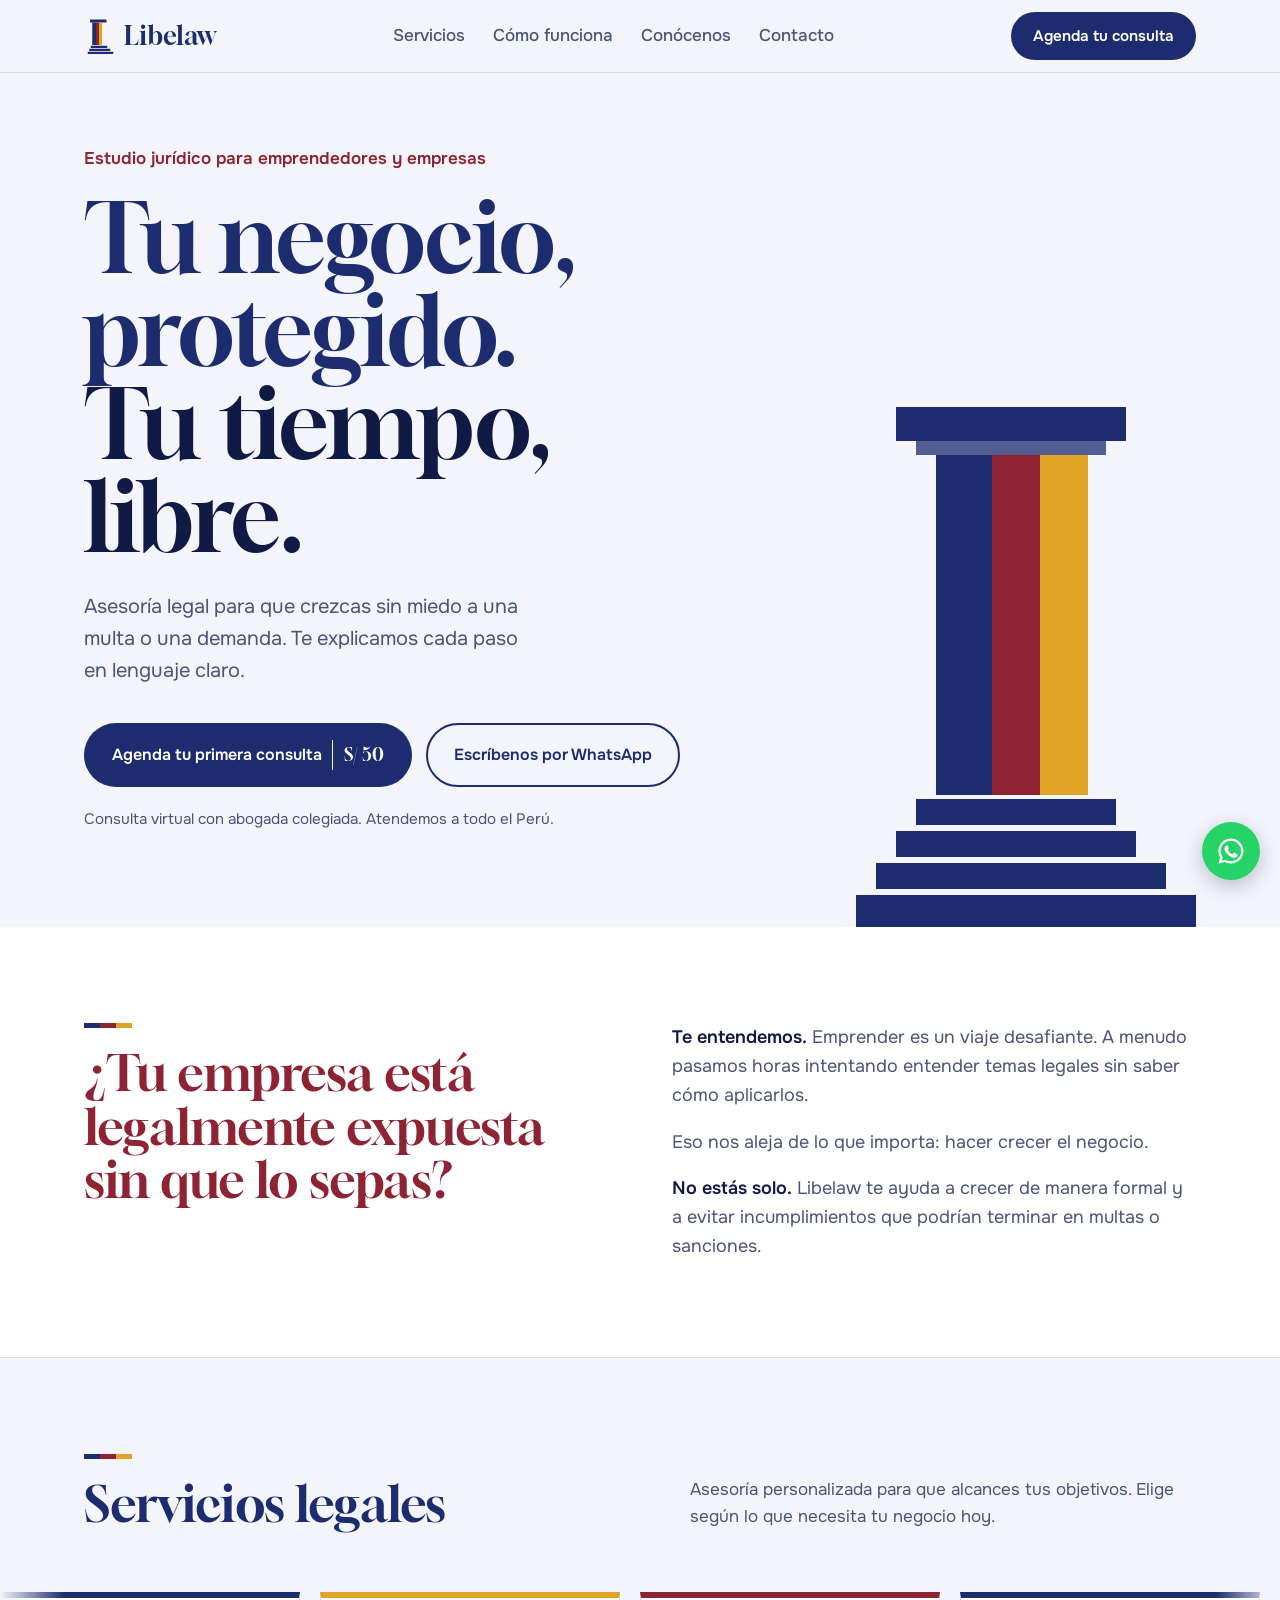
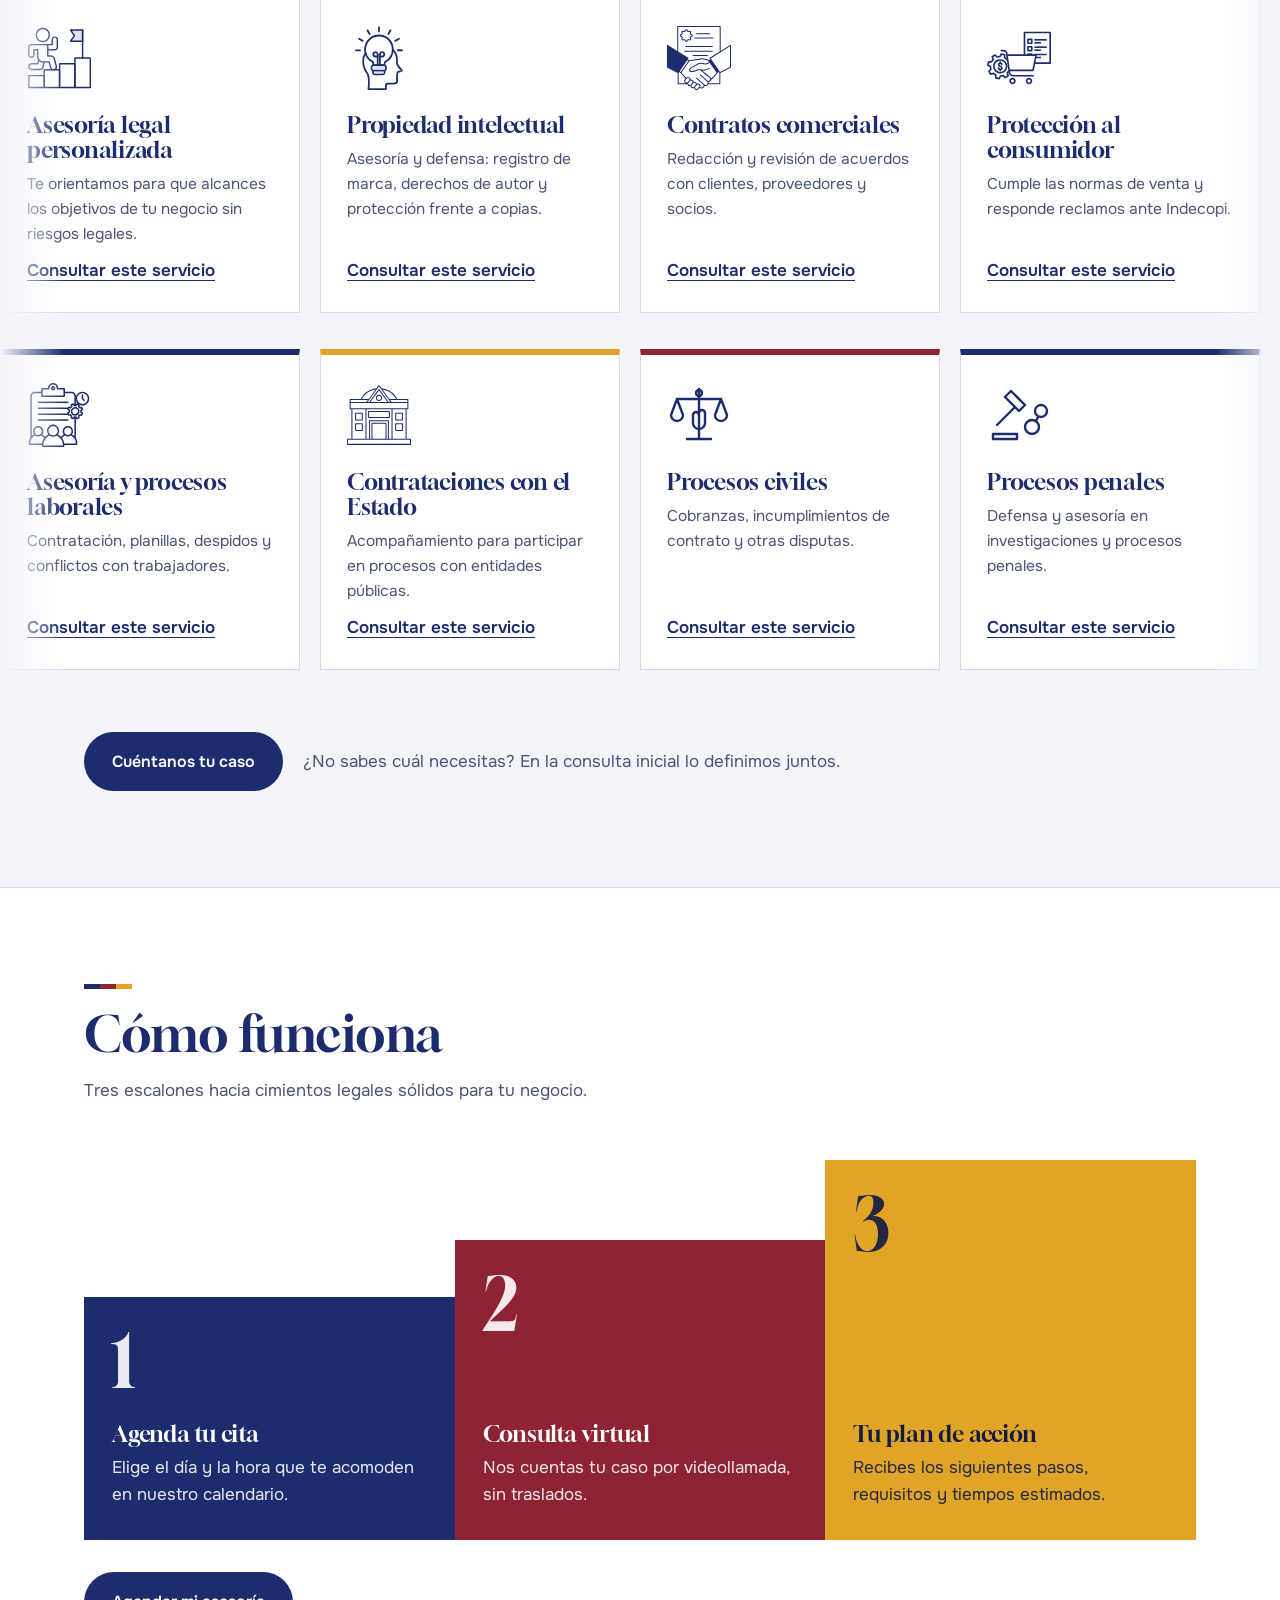
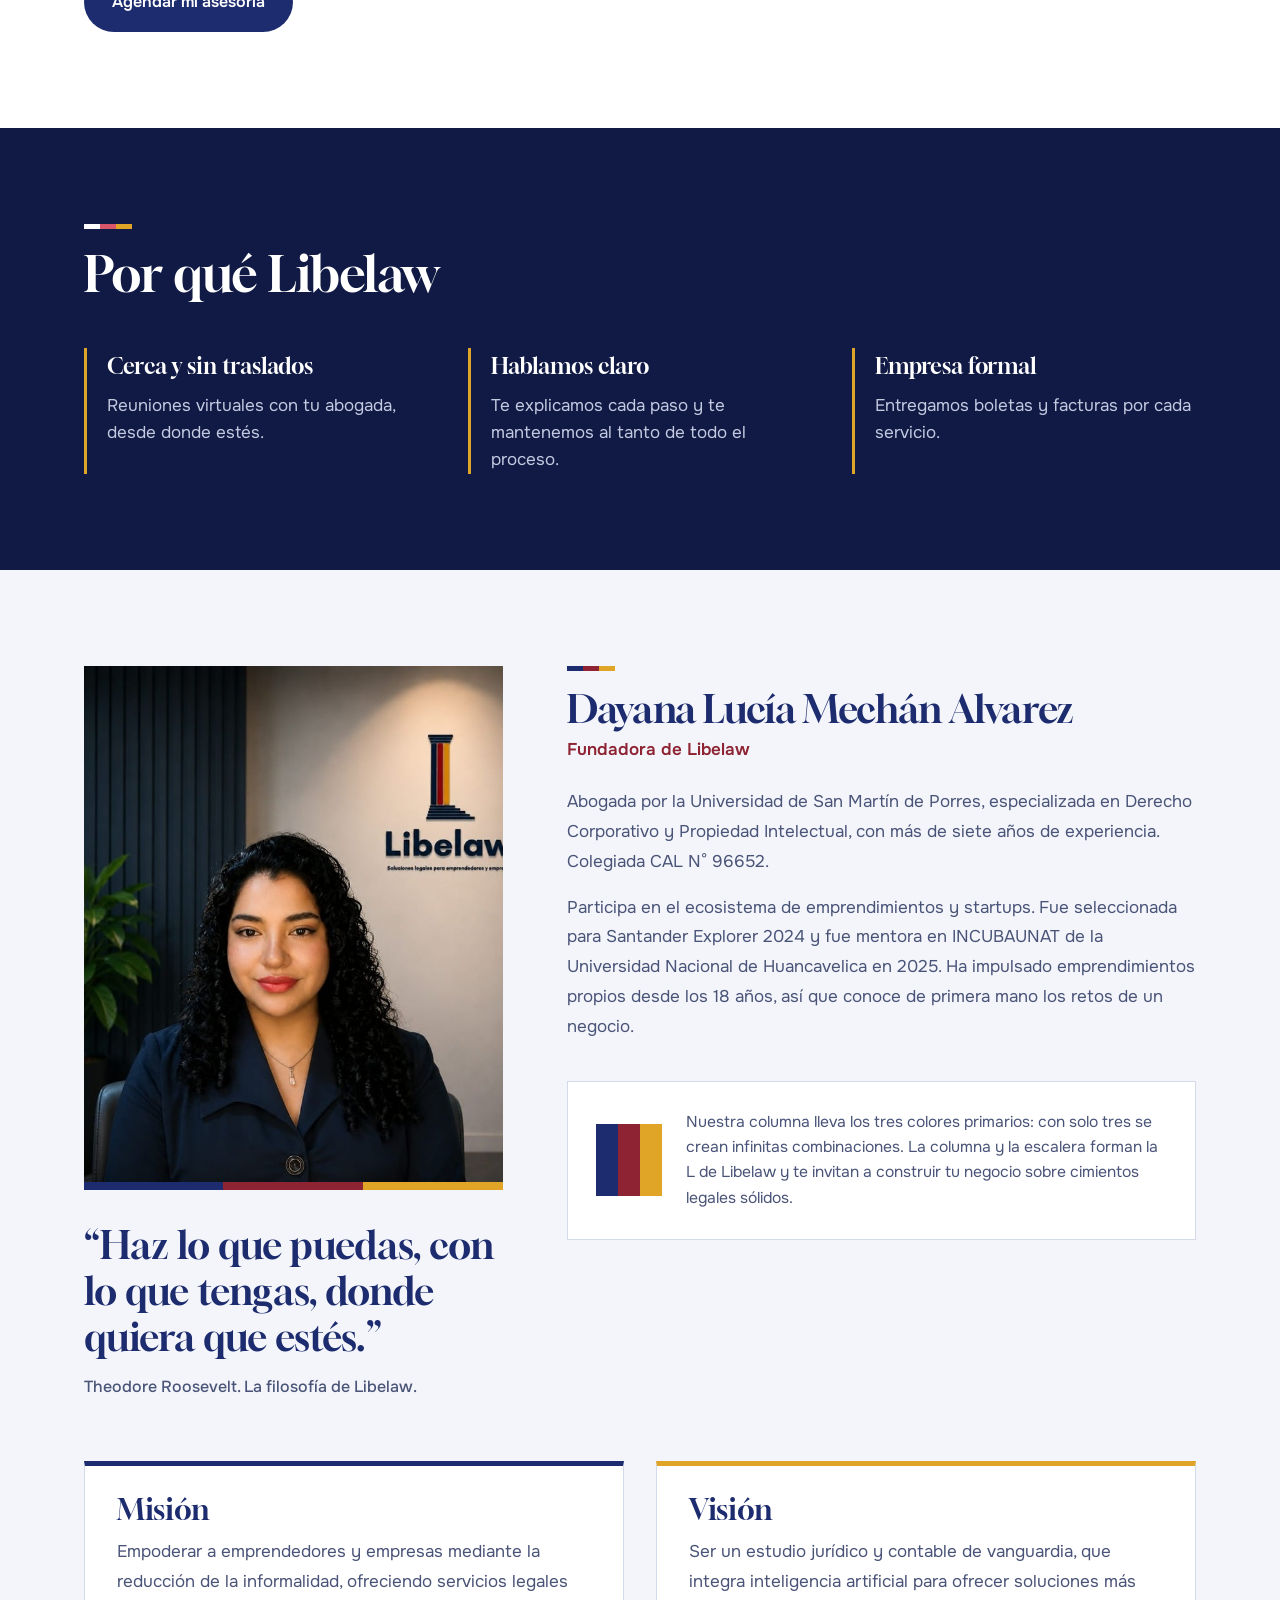
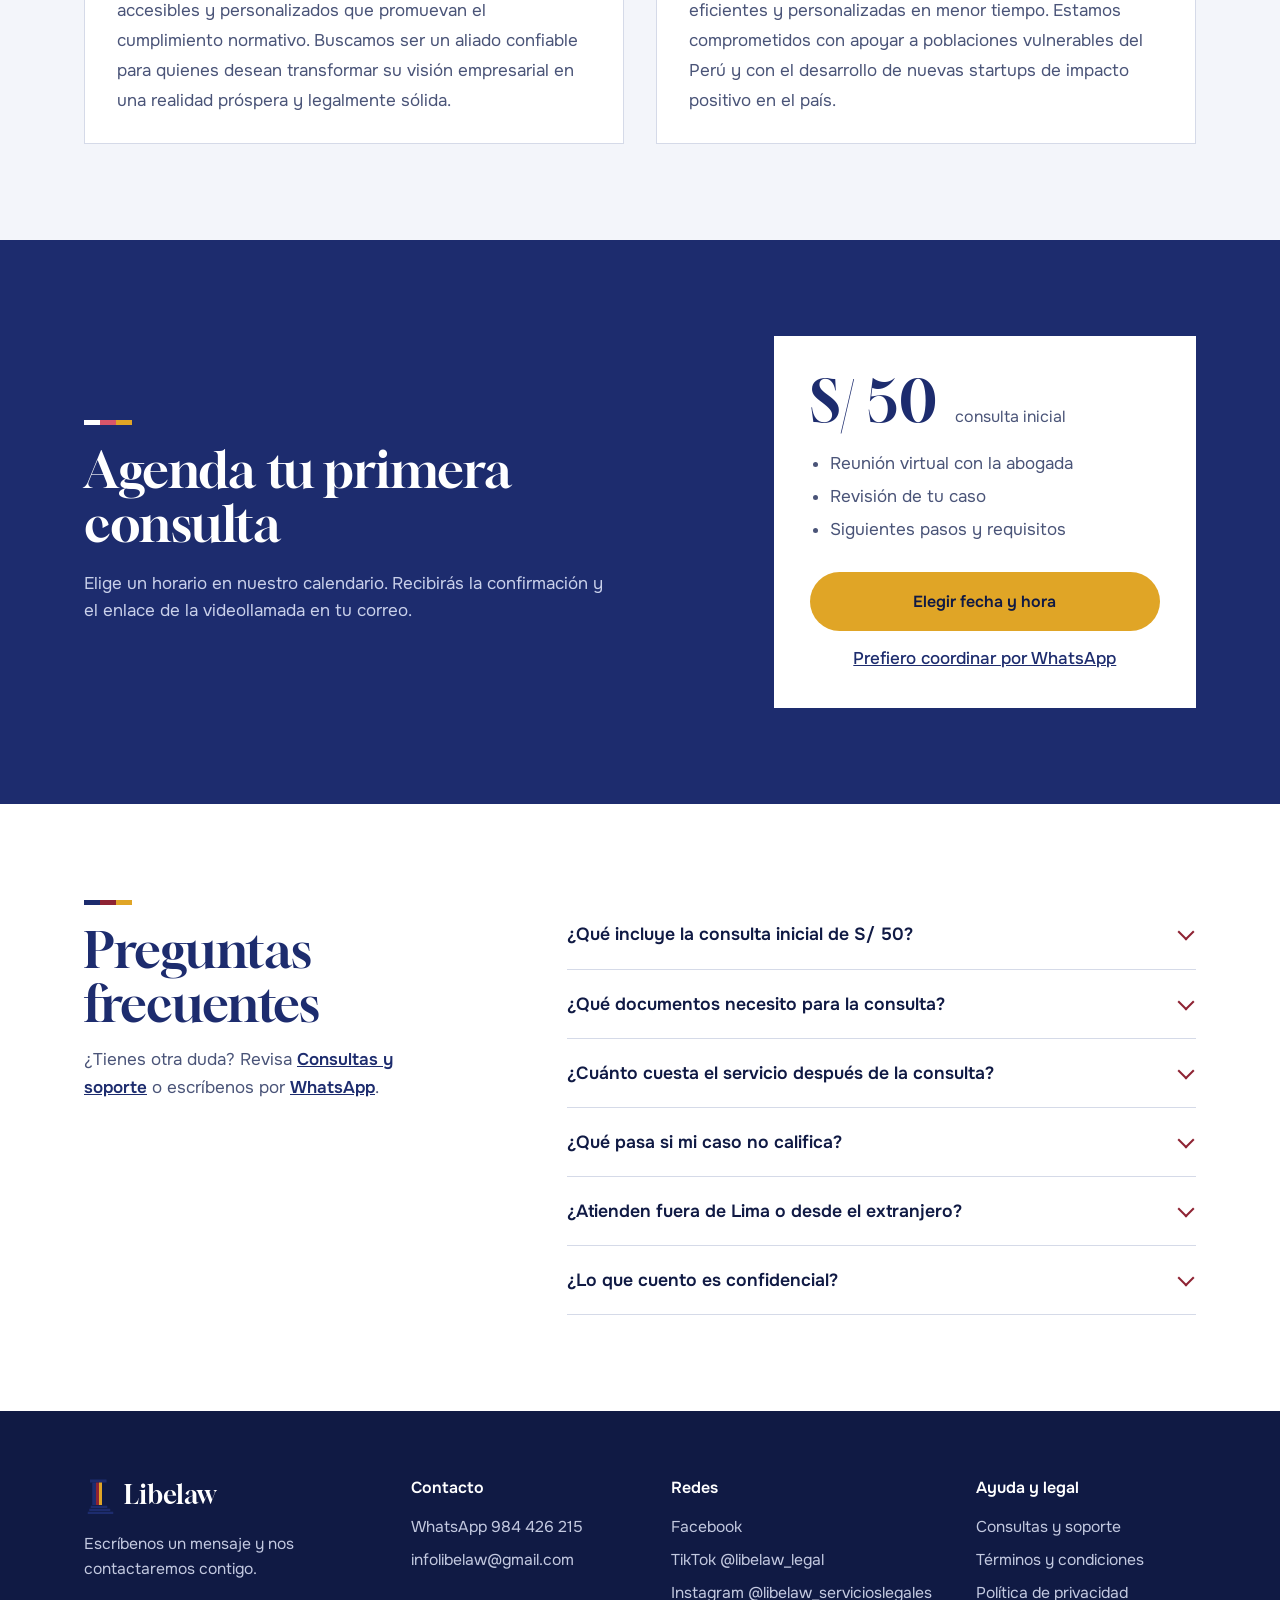
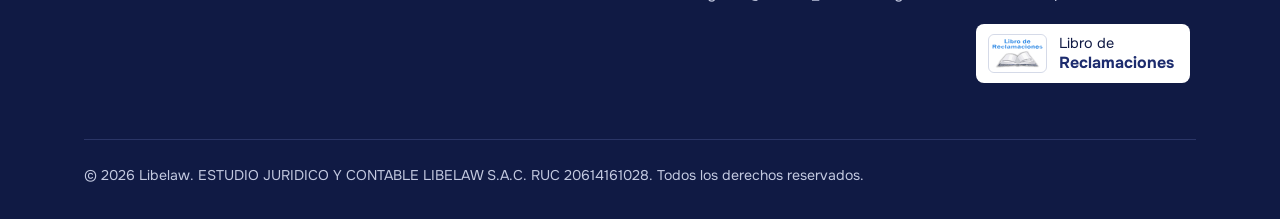
<file: index.html>
<!doctype html>
<html lang="es">
<head>
<meta charset="utf-8">
<meta name="viewport" content="width=device-width, initial-scale=1">
<title>Libelaw | Estudio jurídico para emprendedores y empresas</title>
<meta name="description" content="Asesoría legal para emprendedores y empresas en Perú. Agenda tu primera consulta virtual con Libelaw.">
<link rel="icon" href="data:image/svg+xml,%3Csvg xmlns='http://www.w3.org/2000/svg' viewBox='0 0 32 32'%3E%3Crect x='9' y='3' width='4' height='22' fill='%231D2C6E'/%3E%3Crect x='13' y='3' width='3' height='22' fill='%238E2333'/%3E%3Crect x='16' y='3' width='3' height='22' fill='%23E0A526'/%3E%3Crect x='7' y='25' width='16' height='2' fill='%231D2C6E'/%3E%3Crect x='7' y='28' width='20' height='2' fill='%231D2C6E'/%3E%3C/svg%3E">
<link rel="preconnect" href="https://fonts.googleapis.com">
<link rel="preconnect" href="https://fonts.gstatic.com" crossorigin>
<link href="https://fonts.googleapis.com/css2?family=Gloock&family=Onest:wght@400;500;600;700&display=swap" rel="stylesheet">
<!--
  CONFIGURACIÓN — editar antes de publicar:
  1. BOOKING_URL (en app.js): enlace de Calendly o de la página de citas de Google Calendar.
  2. Textos marcados con "POR VALIDAR": confirmar con Dayana (precio, credenciales, comprobantes).
-->
<link rel="stylesheet" href="styles.css">
</head>
<body>

<svg width="0" height="0" style="position:absolute" aria-hidden="true">
  <symbol id="logo" viewBox="0 0 40 48">
    <rect x="8" y="2" width="22" height="4" fill="#1D2C6E"/>
    <rect x="11" y="6" width="5" height="30" fill="#1D2C6E"/>
    <rect x="16" y="6" width="4" height="30" fill="#8E2333"/>
    <rect x="20" y="6" width="4" height="30" fill="#E0A526"/>
    <rect x="9" y="37" width="22" height="3" fill="#1D2C6E"/>
    <rect x="7" y="41" width="28" height="3" fill="#1D2C6E"/>
    <rect x="5" y="45" width="34" height="3" fill="#1D2C6E"/>
  </symbol>
</svg>

<header class="nav">
  <div class="wrap">
    <a class="brand" href="#inicio" aria-label="Libelaw, inicio">
      <svg width="30" height="36" aria-hidden="true"><use href="#logo"/></svg>Libelaw
    </a>
    <nav aria-label="Secciones">
      <ul id="menu">
        <li><a href="#servicios">Servicios</a></li>
        <li><a href="#como-funciona">Cómo funciona</a></li>
        <li><a href="#fundadora">Conócenos</a></li>
        <li><a href="contacto.html">Contacto</a></li>
      </ul>
    </nav>
    <a class="btn btn-primary" data-booking href="#agenda">Agenda<span class="sm-hide">tu consulta</span></a>
    <button class="menu-btn" type="button" aria-expanded="false" aria-controls="menu" aria-label="Abrir menú"><svg class="i-open" width="26" height="26" viewBox="0 0 24 24" fill="none" stroke="currentColor" stroke-width="2" stroke-linecap="round" aria-hidden="true"><path d="M4 7h16M4 12h16M4 17h16"/></svg><svg class="i-close" width="26" height="26" viewBox="0 0 24 24" fill="none" stroke="currentColor" stroke-width="2" stroke-linecap="round" aria-hidden="true"><path d="M6 6l12 12M18 6L6 18"/></svg></button>
  </div>
</header>

<main id="inicio">

  <section class="hero">
    <div class="wrap">
      <div>
        <p class="hero-kicker">Estudio jurídico para emprendedores y empresas</p>
        <h1>Tu negocio, protegido. <span>Tu tiempo, libre.</span></h1>
        <p class="hero-lead">Asesoría legal para que crezcas sin miedo a una multa o una demanda. Te explicamos cada paso en lenguaje claro.</p>
        <div class="hero-ctas">
          <!-- POR VALIDAR: precio de la consulta inicial -->
          <a class="btn btn-primary" data-booking href="#agenda" target="_blank" rel="noopener">Agenda tu primera consulta <span class="price">S/ 50</span></a>
          <a class="btn btn-ghost" href="https://wa.me/51984426215?text=Hola%20Libelaw%2C%20quiero%20hacer%20una%20consulta" target="_blank" rel="noopener">Escríbenos por WhatsApp</a>
        </div>
        <p class="hero-note">Consulta virtual con abogada colegiada. Atendemos a todo el Perú.</p>
      </div>
      <!-- Columna griega del logo: la L de Libelaw sobre escaleras -->
      <svg class="column" viewBox="0 0 340 520" role="img" aria-label="Columna con los colores de Libelaw sobre una escalera">
        <rect x="40" y="0" width="230" height="34" fill="#1D2C6E"/>
        <rect x="60" y="34" width="190" height="14" fill="#1D2C6E" opacity=".75"/>
        <g>
          <rect class="bar" x="80" y="48" width="56" height="340" fill="#1D2C6E"/>
          <rect class="bar" x="136" y="48" width="48" height="340" fill="#8E2333"/>
          <rect class="bar" x="184" y="48" width="48" height="340" fill="#E0A526"/>
        </g>
        <rect x="60" y="392" width="200" height="26" fill="#1D2C6E"/>
        <rect x="40" y="424" width="240" height="26" fill="#1D2C6E"/>
        <rect x="20" y="456" width="290" height="26" fill="#1D2C6E"/>
        <rect x="0" y="488" width="340" height="32" fill="#1D2C6E"/>
      </svg>
    </div>
  </section>


  <section class="problem">
    <div class="wrap">
      <h2>¿Tu empresa está legalmente expuesta sin que lo sepas?</h2>
      <div class="body">
        <p><strong>Te entendemos.</strong> Emprender es un viaje desafiante. A menudo pasamos horas intentando entender temas legales sin saber cómo aplicarlos.</p>
        <p class="m-hide">Eso nos aleja de lo que importa: hacer crecer el negocio.</p>
        <p><strong>No estás solo.</strong> Libelaw te ayuda a crecer de manera formal y a evitar incumplimientos que podrían terminar en multas o sanciones.</p>
      </div>
    </div>
  </section>

  <section class="services" id="servicios">
    <div class="wrap">
      <div class="section-head">
        <h2>Servicios legales</h2>
        <p class="m-hide">Asesoría personalizada para que alcances tus objetivos. Elige según lo que necesita tu negocio hoy.</p>
      </div>
      <p class="swipe-hint">Desliza las tarjetas para ver los 11 servicios.</p>
    </div>

    <!-- Dos filas en movimiento: la primera hacia la izquierda, la segunda hacia la derecha. Se pausan al pasar el mouse. En móvil se deslizan con el dedo. -->
    <div class="marquee" aria-label="Servicios para tu negocio, parte 1">
      <div class="marquee-track">
        <article class="svc" style="--c:var(--navy)">
          <svg class="svc-icon" aria-hidden="true"><use href="iconos.svg#svc-objetivos"/></svg>
          <h3>Asesoría legal personalizada</h3>
          <p>Te orientamos para que alcances los objetivos de tu negocio sin riesgos legales.</p>
          <a data-booking href="#agenda">Consultar este servicio</a>
        </article>
        <article class="svc" style="--c:var(--mostaza)">
          <svg class="svc-icon" aria-hidden="true"><use href="iconos.svg#svc-pi"/></svg>
          <h3>Propiedad intelectual</h3>
          <p>Asesoría y defensa: registro de marca, derechos de autor y protección frente a copias.</p>
          <a data-booking href="#agenda">Consultar este servicio</a>
        </article>
        <article class="svc" style="--c:var(--granate)">
          <svg class="svc-icon" aria-hidden="true"><use href="iconos.svg#svc-contratos"/></svg>
          <h3>Contratos comerciales</h3>
          <p>Redacción y revisión de acuerdos con clientes, proveedores y socios.</p>
          <a data-booking href="#agenda">Consultar este servicio</a>
        </article>
        <article class="svc" style="--c:var(--navy)">
          <svg class="svc-icon" aria-hidden="true"><use href="iconos.svg#svc-consumidor"/></svg>
          <h3>Protección al consumidor</h3>
          <p>Cumple las normas de venta y responde reclamos ante Indecopi.</p>
          <a data-booking href="#agenda">Consultar este servicio</a>
        </article>
        <article class="svc" style="--c:var(--mostaza)">
          <svg class="svc-icon" aria-hidden="true"><use href="iconos.svg#svc-empresas"/></svg>
          <h3>Constitución de empresas</h3>
          <p>Creación de tu empresa y redacción de documentos societarios.</p>
          <a data-booking href="#agenda">Consultar este servicio</a>
        </article>
        <article class="svc" style="--c:var(--granate)">
          <svg class="svc-icon" aria-hidden="true"><use href="iconos.svg#svc-datos"/></svg>
          <h3>Protección de datos personales</h3>
          <p>Trata la información de tus clientes y trabajadores según la ley.</p>
          <a data-booking href="#agenda">Consultar este servicio</a>
        </article>
      </div>
    </div>

    <div class="marquee reverse" aria-label="Servicios para tu negocio, parte 2">
      <div class="marquee-track">
        <article class="svc" style="--c:var(--navy)">
          <svg class="svc-icon" aria-hidden="true"><use href="iconos.svg#svc-laboral"/></svg>
          <h3>Asesoría y procesos laborales</h3>
          <p>Contratación, planillas, despidos y conflictos con trabajadores.</p>
          <a data-booking href="#agenda">Consultar este servicio</a>
        </article>
        <article class="svc" style="--c:var(--mostaza)">
          <svg class="svc-icon" aria-hidden="true"><use href="iconos.svg#svc-estado"/></svg>
          <h3>Contrataciones con el Estado</h3>
          <p>Acompañamiento para participar en procesos con entidades públicas.</p>
          <a data-booking href="#agenda">Consultar este servicio</a>
        </article>
        <article class="svc" style="--c:var(--granate)">
          <svg class="svc-icon" aria-hidden="true"><use href="iconos.svg#svc-civiles"/></svg>
          <h3>Procesos civiles</h3>
          <p>Cobranzas, incumplimientos de contrato y otras disputas.</p>
          <a data-booking href="#agenda">Consultar este servicio</a>
        </article>
        <article class="svc" style="--c:var(--navy)">
          <svg class="svc-icon" aria-hidden="true"><use href="iconos.svg#svc-penales"/></svg>
          <h3>Procesos penales</h3>
          <p>Defensa y asesoría en investigaciones y procesos penales.</p>
          <a data-booking href="#agenda">Consultar este servicio</a>
        </article>
        <article class="svc" style="--c:var(--mostaza)">
          <svg class="svc-icon" aria-hidden="true"><use href="iconos.svg#svc-migratorio"/></svg>
          <h3>Derecho migratorio</h3>
          <p>Trámites de residencia y cambio de calidad migratoria.</p>
          <a data-booking href="#agenda">Consultar este servicio</a>
        </article>
      </div>
    </div>

    <div class="wrap">
      <div class="services-cta">
        <a class="btn btn-primary" data-booking href="#agenda" target="_blank" rel="noopener">Cuéntanos tu caso</a>
        <span>¿No sabes cuál necesitas? En la consulta inicial lo definimos juntos.</span>
      </div>
    </div>
  </section>

  <section class="steps" id="como-funciona">
    <div class="wrap">
      <h2>Cómo funciona</h2>
      <p class="intro">Tres escalones hacia cimientos legales sólidos para tu negocio.</p>
      <!-- POR VALIDAR: proceso real con Dayana -->
      <ol class="stairs">
        <li><h3>Agenda tu cita</h3><p>Elige el día y la hora que te acomoden en nuestro calendario.</p></li>
        <li><h3>Consulta virtual</h3><p>Nos cuentas tu caso por videollamada, sin traslados.</p></li>
        <li><h3>Tu plan de acción</h3><p>Recibes los siguientes pasos, requisitos y tiempos estimados.</p></li>
      </ol>
      <div class="steps-cta">
        <a class="btn btn-primary" data-booking href="#agenda">Agendar mi asesoría</a>
      </div>
    </div>
  </section>

  <section class="why">
    <div class="wrap">
      <h2>Por qué Libelaw</h2>
      <ul>
        <li><b>Cerca y sin traslados</b><span>Reuniones virtuales con tu abogada, desde donde estés.</span></li>
        <li><b>Hablamos claro</b><span>Te explicamos cada paso y te mantenemos al tanto de todo el proceso.</span></li>
        <!-- POR VALIDAR: emisión de boletas y facturas -->
        <li><b>Empresa formal</b><span>Entregamos boletas y facturas por cada servicio.</span></li>
      </ul>
    </div>
  </section>

  <section class="founder" id="fundadora">
    <div class="wrap">
      <div>
        <img class="founder-photo" src="dayana.jpg" alt="Dayana Lucía Mechán Alvarez, fundadora de Libelaw" width="800" height="800" loading="lazy">
        <blockquote>“Haz lo que puedas, con lo que tengas, donde quiera que estés.”<cite>Theodore Roosevelt. La filosofía de Libelaw.</cite></blockquote>
      </div>
      <div>
        <h2>Dayana Lucía Mechán Alvarez</h2>
        <p class="role">Fundadora de Libelaw</p>
        <!-- POR VALIDAR: datos y credenciales de la fundadora -->
        <div class="bio">
          <p>Abogada por la Universidad de San Martín de Porres, especializada en Derecho Corporativo y Propiedad Intelectual, con más de siete años de experiencia. Colegiada CAL N° 96652.</p>
          <p class="m-hide">Participa en el ecosistema de emprendimientos y startups. Fue seleccionada para Santander Explorer 2024 y fue mentora en INCUBAUNAT de la Universidad Nacional de Huancavelica en 2025. Ha impulsado emprendimientos propios desde los 18 años, así que conoce de primera mano los retos de un negocio.</p>
        </div>
        <div class="brandnote m-hide">
          <div class="swatches" aria-hidden="true"><i style="--c:var(--navy)"></i><i style="--c:var(--granate)"></i><i style="--c:var(--mostaza)"></i></div>
          <p>Nuestra columna lleva los tres colores primarios: con solo tres se crean infinitas combinaciones. La columna y la escalera forman la L de Libelaw y te invitan a construir tu negocio sobre cimientos legales sólidos.</p>
        </div>
      </div>
    </div>
    <div class="wrap mv">
      <div>
        <h3>Misión</h3>
        <p>Empoderar a emprendedores y empresas mediante la reducción de la informalidad, ofreciendo servicios legales accesibles y personalizados que promuevan el cumplimiento normativo. Buscamos ser un aliado confiable para quienes desean transformar su visión empresarial en una realidad próspera y legalmente sólida.</p>
      </div>
      <div>
        <h3>Visión</h3>
        <p>Ser un estudio jurídico y contable de vanguardia, que integra inteligencia artificial para ofrecer soluciones más eficientes y personalizadas en menor tiempo. Estamos comprometidos con apoyar a poblaciones vulnerables del Perú y con el desarrollo de nuevas startups de impacto positivo en el país.</p>
      </div>
    </div>
  </section>

  <section class="book" id="agenda">
    <div class="wrap">
      <div>
        <h2>Agenda tu primera consulta</h2>
        <p>Elige un horario en nuestro calendario. Recibirás la confirmación y el enlace de la videollamada en tu correo.</p>
      </div>
      <!-- POR VALIDAR: precio, duración y forma de pago -->
      <div class="book-card">
        <div class="amount">S/ 50 <small>consulta inicial</small></div>
        <ul>
          <li>Reunión virtual con la abogada</li>
          <li>Revisión de tu caso</li>
          <li>Siguientes pasos y requisitos</li>
        </ul>
        <a class="btn btn-gold" data-booking href="#agenda" target="_blank" rel="noopener">Elegir fecha y hora</a>
        <a class="alt" href="https://wa.me/51984426215?text=Hola%20Libelaw%2C%20quiero%20agendar%20una%20consulta" target="_blank" rel="noopener">Prefiero coordinar por WhatsApp</a>
      </div>
    </div>
  </section>

  <section class="faq" id="preguntas">
    <div class="wrap">
      <div>
        <h2>Preguntas frecuentes</h2>
        <p class="faq-more">¿Tienes otra duda? Revisa <a href="soporte.html">Consultas y soporte</a> o escríbenos por <a href="https://wa.me/51984426215" target="_blank" rel="noopener">WhatsApp</a>.</p>
      </div>
      <!-- POR VALIDAR: respuestas con Dayana (plazos, alcance de la consulta, casos que no se toman) -->
      <!-- name="faq": solo una respuesta abierta a la vez, sin JavaScript -->
      <div>
        <details name="faq">
          <summary>¿Qué incluye la consulta inicial de S/ 50?</summary>
          <p>Una videollamada con la abogada en la que revisamos tu caso, te damos una primera opinión sobre su viabilidad y te decimos qué pasos seguir. No incluye redacción de documentos ni trámites; esos se cotizan aparte.</p>
        </details>
        <details name="faq">
          <summary>¿Qué documentos necesito para la consulta?</summary>
          <p>Para agendar no necesitas nada. Para aprovechar mejor la consulta, ten a la mano lo relacionado con tu caso: contratos, comprobantes, correos o mensajes, notificaciones o resoluciones, y tu DNI o RUC. Si quieres, envíalos antes a <a href="mailto:infolibelaw@gmail.com">infolibelaw@gmail.com</a>.</p>
        </details>
        <details name="faq">
          <summary>¿Cuánto cuesta el servicio después de la consulta?</summary>
          <p>Depende del caso. Antes de que pagues, te enviamos una propuesta con precio cerrado e impuestos incluidos. Las tasas de terceros, como Indecopi, Sunarp o notaría, se detallan por separado.</p>
        </details>
        <details name="faq">
          <summary>¿Qué pasa si mi caso no califica?</summary>
          <p>Te lo decimos con claridad en la consulta, sin rodeos. Si no podemos ayudarte, te orientamos sobre otra vía, por ejemplo una conciliación, un reclamo ante Indecopi o la defensa pública gratuita del Ministerio de Justicia.</p>
        </details>
        <details name="faq">
          <summary>¿Atienden fuera de Lima o desde el extranjero?</summary>
          <p>Sí. La atención es virtual: atendemos a todo el Perú y a peruanos o extranjeros que están fuera del país. Si algún trámite exige ir a una notaría o presentar documentos apostillados, te lo indicamos desde el inicio.</p>
        </details>
        <details name="faq">
          <summary>¿Lo que cuento es confidencial?</summary>
          <p>Sí. Toda la información que compartes está protegida por el secreto profesional del abogado y solo la usamos para atender tu caso.</p>
        </details>
      </div>
    </div>
  </section>

</main>

<footer id="contacto">
  <div class="wrap">
    <div>
      <a class="brand" href="#inicio"><svg width="30" height="36" aria-hidden="true"><use href="#logo"/></svg>Libelaw</a>
      <p class="m-hide"><a href="contacto.html">Escríbenos un mensaje</a> y nos contactaremos contigo.</p>
    </div>
    <div>
      <h4>Contacto</h4>
      <ul>
        <li><a href="https://wa.me/51984426215" target="_blank" rel="noopener">WhatsApp 984 426 215</a></li>
        <li><a href="mailto:infolibelaw@gmail.com">infolibelaw@gmail.com</a></li>
      </ul>
    </div>
    <div>
      <h4>Redes</h4>
      <ul>
        <!-- POR VALIDAR: URL exacta de Facebook -->
        <li><a href="https://www.facebook.com/libelaw" target="_blank" rel="noopener">Facebook</a></li>
        <li><a href="https://www.tiktok.com/@libelaw_legal" target="_blank" rel="noopener">TikTok<span class="sm-hide"> @libelaw_legal</span></a></li>
        <li><a href="https://www.instagram.com/libelaw_servicioslegales" target="_blank" rel="noopener">Instagram<span class="sm-hide"> @libelaw_servicioslegales</span></a></li>
      </ul>
    </div>
    <div>
      <h4>Ayuda y legal</h4>
      <ul>
        <li><a href="soporte.html">Consultas y soporte</a></li>
        <li><a href="terminos.html">Términos y condiciones</a></li>
        <li><a href="privacidad.html">Política de privacidad</a></li>
      </ul>
      <a class="lr" href="libro-reclamaciones.html">
        <img src="libro-reclamaciones.svg" alt="" width="59" height="39">
        <span>Libro de<br><b>Reclamaciones</b></span>
      </a>
    </div>
    <p class="legal">© 2026 Libelaw. ESTUDIO JURIDICO Y CONTABLE LIBELAW S.A.C. RUC 20614161028. Todos los derechos reservados.</p>
  </div>
</footer>

<a class="wa" href="https://wa.me/51984426215?text=Hola%20Libelaw" target="_blank" rel="noopener" aria-label="Escríbenos por WhatsApp">
  <svg width="30" height="30" viewBox="0 0 24 24" fill="#fff" aria-hidden="true"><path d="M12 2a10 10 0 0 0-8.6 15.1L2 22l5-1.3A10 10 0 1 0 12 2Zm0 18.2a8.2 8.2 0 0 1-4.2-1.1l-.3-.2-3 .8.8-2.9-.2-.3A8.2 8.2 0 1 1 12 20.2Zm4.5-6.1c-.2-.1-1.5-.7-1.7-.8-.2-.1-.4-.1-.6.1l-.8 1c-.1.2-.3.2-.5.1a6.7 6.7 0 0 1-3.3-2.9c-.3-.4.2-.4.7-1.4.1-.2 0-.3 0-.4l-.8-1.8c-.2-.5-.4-.4-.6-.4h-.5c-.2 0-.4.1-.7.3-.2.3-.9.9-.9 2.2s.9 2.5 1 2.7c.1.2 1.8 2.8 4.4 3.9 1.6.7 2.3.8 3.1.6.5-.1 1.5-.6 1.7-1.2.2-.6.2-1.1.2-1.2-.1-.1-.3-.2-.6-.3Z"/></svg>
</a>

<!-- Barra fija en móvil: la acción principal siempre a mano -->
<div class="m-cta" aria-label="Agendar asesoría">
  <a class="btn btn-gold" data-booking href="#agenda">Agenda tu asesoría <span class="price">S/ 50</span></a>
  <a class="m-cta-wa" href="https://wa.me/51984426215?text=Hola%20Libelaw%2C%20quiero%20agendar%20una%20asesor%C3%ADa" target="_blank" rel="noopener" aria-label="Escríbenos por WhatsApp"><svg width="26" height="26" viewBox="0 0 24 24" fill="#fff" aria-hidden="true"><path d="M12 2a10 10 0 0 0-8.6 15.1L2 22l5-1.3A10 10 0 1 0 12 2Zm0 18.2a8.2 8.2 0 0 1-4.2-1.1l-.3-.2-3 .8.8-2.9-.2-.3A8.2 8.2 0 1 1 12 20.2Zm4.5-6.1c-.2-.1-1.5-.7-1.7-.8-.2-.1-.4-.1-.6.1l-.8 1c-.1.2-.3.2-.5.1a6.7 6.7 0 0 1-3.3-2.9c-.3-.4.2-.4.7-1.4.1-.2 0-.3 0-.4l-.8-1.8c-.2-.5-.4-.4-.6-.4h-.5c-.2 0-.4.1-.7.3-.2.3-.9.9-.9 2.2s.9 2.5 1 2.7c.1.2 1.8 2.8 4.4 3.9 1.6.7 2.3.8 3.1.6.5-.1 1.5-.6 1.7-1.2.2-.6.2-1.1.2-1.2-.1-.1-.3-.2-.6-.3Z"/></svg></a>
</div>

<script src="app.js"></script>
</body>
</html>
</file>
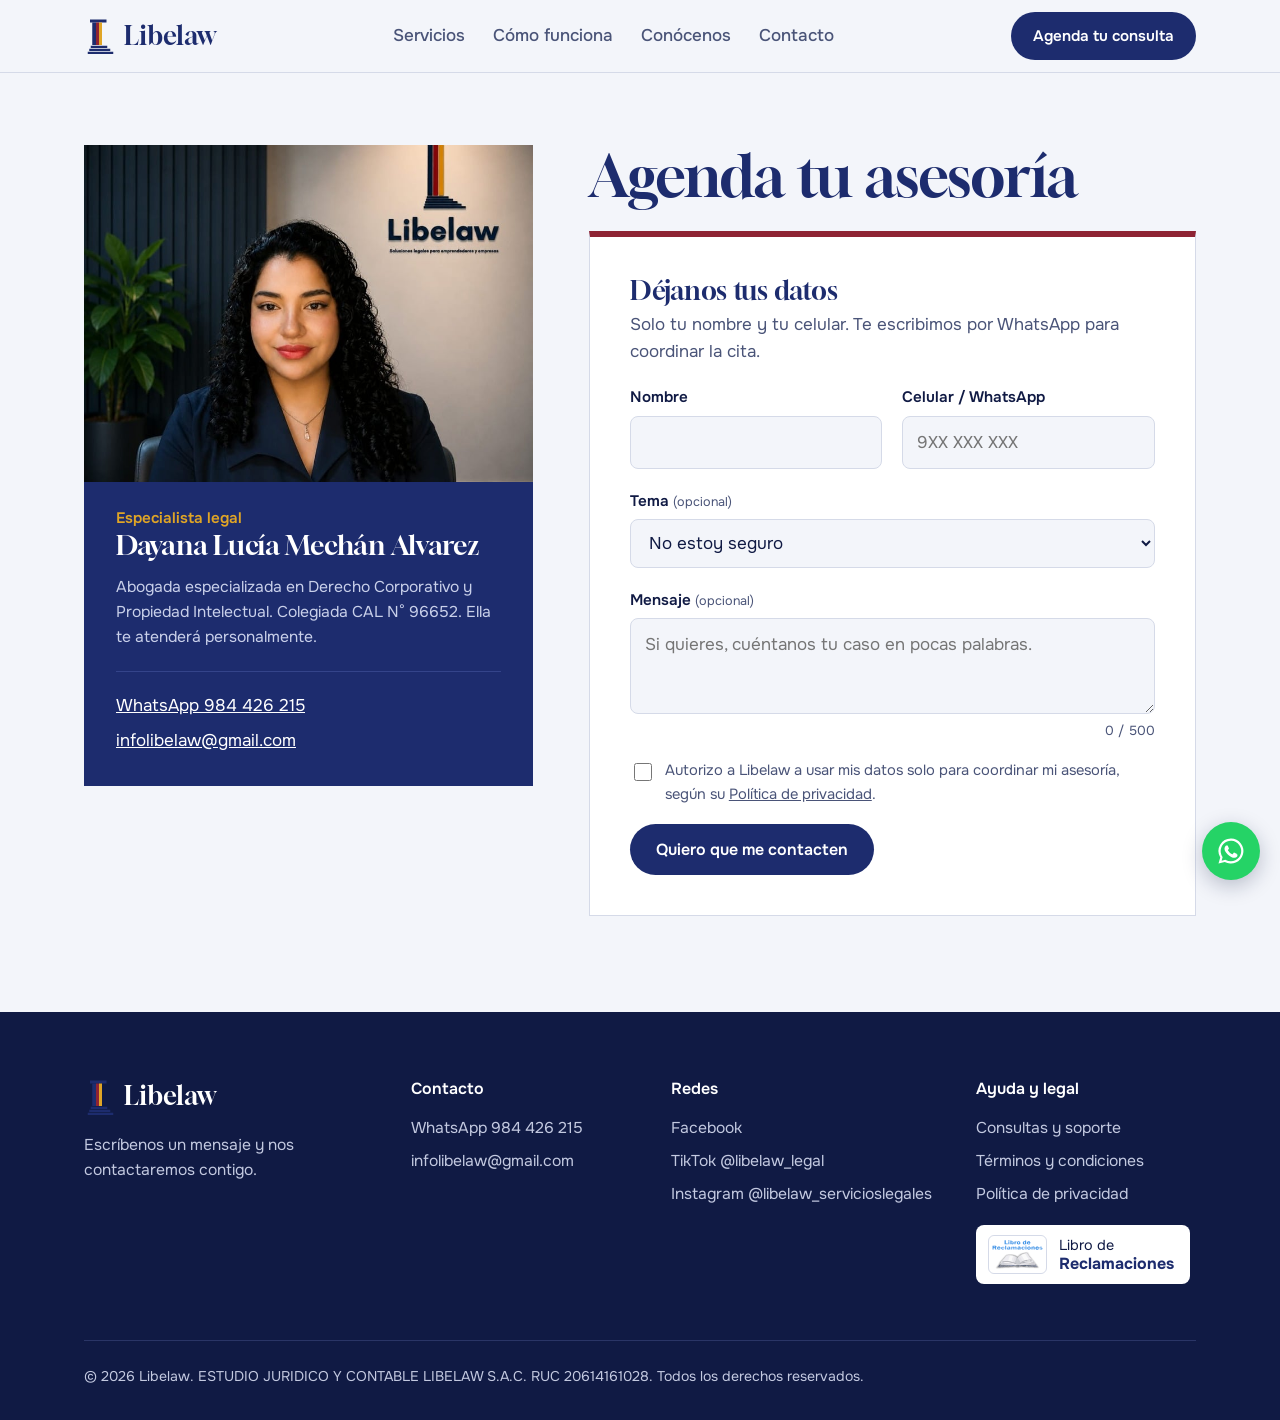
<file: contacto.html>
<!doctype html>
<html lang="es">
<head>
<meta charset="utf-8">
<meta name="viewport" content="width=device-width, initial-scale=1">
<title>Contacto | Libelaw</title>
<meta name="description" content="Cuéntanos tu caso. Dayana Mechán, especialista legal de Libelaw, te responderá.">
<link rel="icon" href="data:image/svg+xml,%3Csvg xmlns='http://www.w3.org/2000/svg' viewBox='0 0 32 32'%3E%3Crect x='9' y='3' width='4' height='22' fill='%231D2C6E'/%3E%3Crect x='13' y='3' width='3' height='22' fill='%238E2333'/%3E%3Crect x='16' y='3' width='3' height='22' fill='%23E0A526'/%3E%3Crect x='7' y='25' width='16' height='2' fill='%231D2C6E'/%3E%3Crect x='7' y='28' width='20' height='2' fill='%231D2C6E'/%3E%3C/svg%3E">
<link rel="preconnect" href="https://fonts.googleapis.com">
<link rel="preconnect" href="https://fonts.gstatic.com" crossorigin>
<link href="https://fonts.googleapis.com/css2?family=Gloock&family=Onest:wght@400;500;600;700&display=swap" rel="stylesheet">
<link rel="stylesheet" href="styles.css">
<!--
  ENVÍO DEL FORMULARIO: usa FormSubmit (https://formsubmit.co), sin servidor propio.
  El primer envío manda un correo de activación a infolibelaw@gmail.com: hay que confirmarlo una vez.
  Para usar otro servicio (Formspree, Web3Forms o un PHP en Hostinger) cambia solo el "action" del <form>.
-->
</head>
<body>

<svg width="0" height="0" style="position:absolute" aria-hidden="true">
  <symbol id="logo" viewBox="0 0 40 48">
    <rect x="8" y="2" width="22" height="4" fill="#1D2C6E"/>
    <rect x="11" y="6" width="5" height="30" fill="#1D2C6E"/>
    <rect x="16" y="6" width="4" height="30" fill="#8E2333"/>
    <rect x="20" y="6" width="4" height="30" fill="#E0A526"/>
    <rect x="9" y="37" width="22" height="3" fill="#1D2C6E"/>
    <rect x="7" y="41" width="28" height="3" fill="#1D2C6E"/>
    <rect x="5" y="45" width="34" height="3" fill="#1D2C6E"/>
  </symbol>
</svg>

<header class="nav">
  <div class="wrap">
    <a class="brand" href="index.html" aria-label="Libelaw, inicio">
      <svg width="30" height="36" aria-hidden="true"><use href="#logo"/></svg>Libelaw
    </a>
    <nav aria-label="Secciones">
      <ul id="menu">
        <li><a href="index.html#servicios">Servicios</a></li>
        <li><a href="index.html#como-funciona">Cómo funciona</a></li>
        <li><a href="index.html#fundadora">Conócenos</a></li>
        <li><a href="contacto.html" aria-current="page">Contacto</a></li>
      </ul>
    </nav>
    <a class="btn btn-primary" data-booking href="index.html#agenda">Agenda<span class="sm-hide">tu consulta</span></a>
    <button class="menu-btn" type="button" aria-expanded="false" aria-controls="menu" aria-label="Abrir menú"><svg class="i-open" width="26" height="26" viewBox="0 0 24 24" fill="none" stroke="currentColor" stroke-width="2" stroke-linecap="round" aria-hidden="true"><path d="M4 7h16M4 12h16M4 17h16"/></svg><svg class="i-close" width="26" height="26" viewBox="0 0 24 24" fill="none" stroke="currentColor" stroke-width="2" stroke-linecap="round" aria-hidden="true"><path d="M6 6l12 12M18 6L6 18"/></svg></button>
  </div>
</header>

<main class="contact">
  <div class="wrap">

    <aside class="specialist" aria-label="Especialista que atenderá tu consulta">
      <img class="specialist-photo" src="dayana.jpg" alt="Dayana Lucía Mechán Alvarez, especialista legal de Libelaw" width="800" height="800">
      <div class="specialist-head">
        <p class="role">Especialista legal</p>
        <h2>Dayana Lucía Mechán Alvarez</h2>
      </div>
      <!-- POR VALIDAR: credenciales -->
      <p>Abogada especializada en Derecho Corporativo y Propiedad Intelectual. Colegiada CAL N° 96652. Ella te atenderá personalmente.</p>
      <ul>
        <li><a href="https://wa.me/51984426215?text=Hola%20Dayana%2C%20quiero%20agendar%20una%20asesor%C3%ADa" target="_blank" rel="noopener">WhatsApp 984 426 215</a></li>
        <li><a href="mailto:infolibelaw@gmail.com">infolibelaw@gmail.com</a></li>
      </ul>
    </aside>

    <div class="contact-intro">
      <h1>Agenda tu asesoría</h1>
      <form class="form" action="https://formsubmit.co/infolibelaw@gmail.com" method="POST" data-ajax data-success="Listo. Te escribiremos por WhatsApp para coordinar tu cita.">
        <h2>Déjanos tus datos</h2>
        <p>Solo tu nombre y tu celular. Te escribimos por WhatsApp para coordinar la cita.</p>

        <input type="hidden" name="_subject" value="Solicitud de cita desde la web de Libelaw">
        <input type="hidden" name="_template" value="table">
        <input class="hp" type="text" name="_honey" tabindex="-1" autocomplete="off" aria-hidden="true">

        <div class="fields">
          <div class="field">
            <label for="nombre">Nombre</label>
            <input id="nombre" name="Nombre" type="text" autocomplete="name" required maxlength="100">
          </div>
          <div class="field">
            <label for="celular">Celular / WhatsApp</label>
            <input id="celular" name="Celular" type="tel" autocomplete="tel" inputmode="tel" required pattern="(\+?51)?\s?9\d{2}\s?\d{3}\s?\d{3}" placeholder="9XX XXX XXX" title="Número de celular peruano de 9 dígitos que empieza con 9">
          </div>
          <div class="field full">
            <label for="servicio">Tema <small>(opcional)</small></label>
            <select id="servicio" name="Servicio">
              <option>No estoy seguro</option>
              <option>Asesoría legal personalizada</option>
              <option>Constitución de empresas</option>
              <option>Contratos comerciales</option>
              <option>Propiedad intelectual</option>
              <option>Datos personales</option>
              <option>Protección al consumidor</option>
              <option>Asesoría y procesos laborales</option>
              <option>Contrataciones con el Estado</option>
              <option>Procesos civiles</option>
              <option>Procesos penales</option>
              <option>Derecho migratorio</option>
            </select>
          </div>
          <div class="field full">
            <label for="mensaje">Mensaje <small>(opcional)</small></label>
            <textarea id="mensaje" name="Mensaje" maxlength="500" placeholder="Si quieres, cuéntanos tu caso en pocas palabras."></textarea>
          </div>
        </div>

        <label class="consent">
          <input type="checkbox" name="Autoriza tratamiento de datos" value="Sí" required>
          <span>Autorizo a Libelaw a usar mis datos solo para coordinar mi asesoría, según su <a href="privacidad.html" target="_blank">Política de privacidad</a>.</span>
        </label>

        <button class="btn btn-primary" type="submit">Quiero que me contacten</button>
      </form>
    </div>

  </div>
</main>

<footer>
  <div class="wrap">
    <div>
      <a class="brand" href="index.html"><svg width="30" height="36" aria-hidden="true"><use href="#logo"/></svg>Libelaw</a>
      <p class="m-hide"><a href="contacto.html">Escríbenos un mensaje</a> y nos contactaremos contigo.</p>
    </div>
    <div>
      <h4>Contacto</h4>
      <ul>
        <li><a href="https://wa.me/51984426215" target="_blank" rel="noopener">WhatsApp 984 426 215</a></li>
        <li><a href="mailto:infolibelaw@gmail.com">infolibelaw@gmail.com</a></li>
      </ul>
    </div>
    <div>
      <h4>Redes</h4>
      <ul>
        <!-- POR VALIDAR: URL exacta de Facebook -->
        <li><a href="https://www.facebook.com/libelaw" target="_blank" rel="noopener">Facebook</a></li>
        <li><a href="https://www.tiktok.com/@libelaw_legal" target="_blank" rel="noopener">TikTok<span class="sm-hide"> @libelaw_legal</span></a></li>
        <li><a href="https://www.instagram.com/libelaw_servicioslegales" target="_blank" rel="noopener">Instagram<span class="sm-hide"> @libelaw_servicioslegales</span></a></li>
      </ul>
    </div>
    <div>
      <h4>Ayuda y legal</h4>
      <ul>
        <li><a href="soporte.html">Consultas y soporte</a></li>
        <li><a href="terminos.html">Términos y condiciones</a></li>
        <li><a href="privacidad.html">Política de privacidad</a></li>
      </ul>
      <a class="lr" href="libro-reclamaciones.html">
        <img src="libro-reclamaciones.svg" alt="" width="59" height="39">
        <span>Libro de<br><b>Reclamaciones</b></span>
      </a>
    </div>
    <p class="legal">© 2026 Libelaw. ESTUDIO JURIDICO Y CONTABLE LIBELAW S.A.C. RUC 20614161028. Todos los derechos reservados.</p>
  </div>
</footer>

<a class="wa" href="https://wa.me/51984426215?text=Hola%20Libelaw" target="_blank" rel="noopener" aria-label="Escríbenos por WhatsApp">
  <svg width="30" height="30" viewBox="0 0 24 24" fill="#fff" aria-hidden="true"><path d="M12 2a10 10 0 0 0-8.6 15.1L2 22l5-1.3A10 10 0 1 0 12 2Zm0 18.2a8.2 8.2 0 0 1-4.2-1.1l-.3-.2-3 .8.8-2.9-.2-.3A8.2 8.2 0 1 1 12 20.2Zm4.5-6.1c-.2-.1-1.5-.7-1.7-.8-.2-.1-.4-.1-.6.1l-.8 1c-.1.2-.3.2-.5.1a6.7 6.7 0 0 1-3.3-2.9c-.3-.4.2-.4.7-1.4.1-.2 0-.3 0-.4l-.8-1.8c-.2-.5-.4-.4-.6-.4h-.5c-.2 0-.4.1-.7.3-.2.3-.9.9-.9 2.2s.9 2.5 1 2.7c.1.2 1.8 2.8 4.4 3.9 1.6.7 2.3.8 3.1.6.5-.1 1.5-.6 1.7-1.2.2-.6.2-1.1.2-1.2-.1-.1-.3-.2-.6-.3Z"/></svg>
</a>

<script src="app.js"></script>
</body>
</html>
</file>
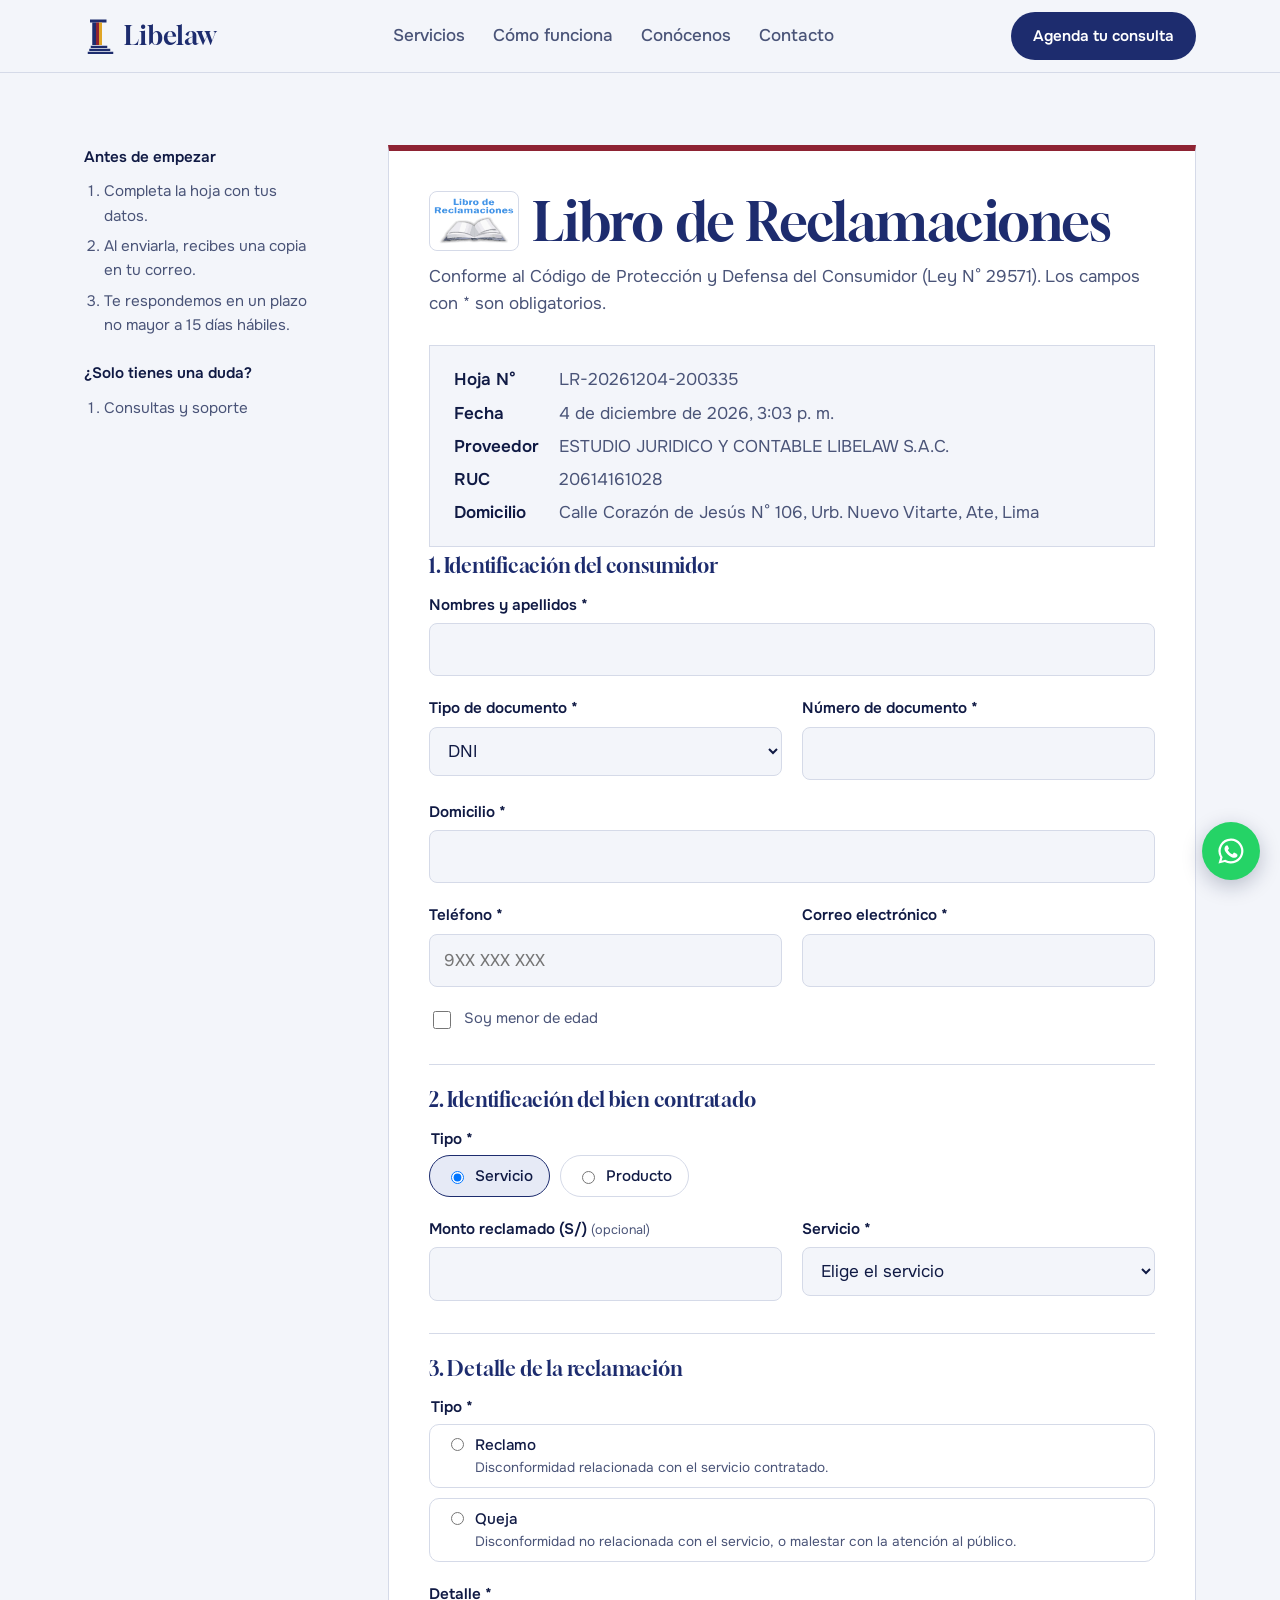
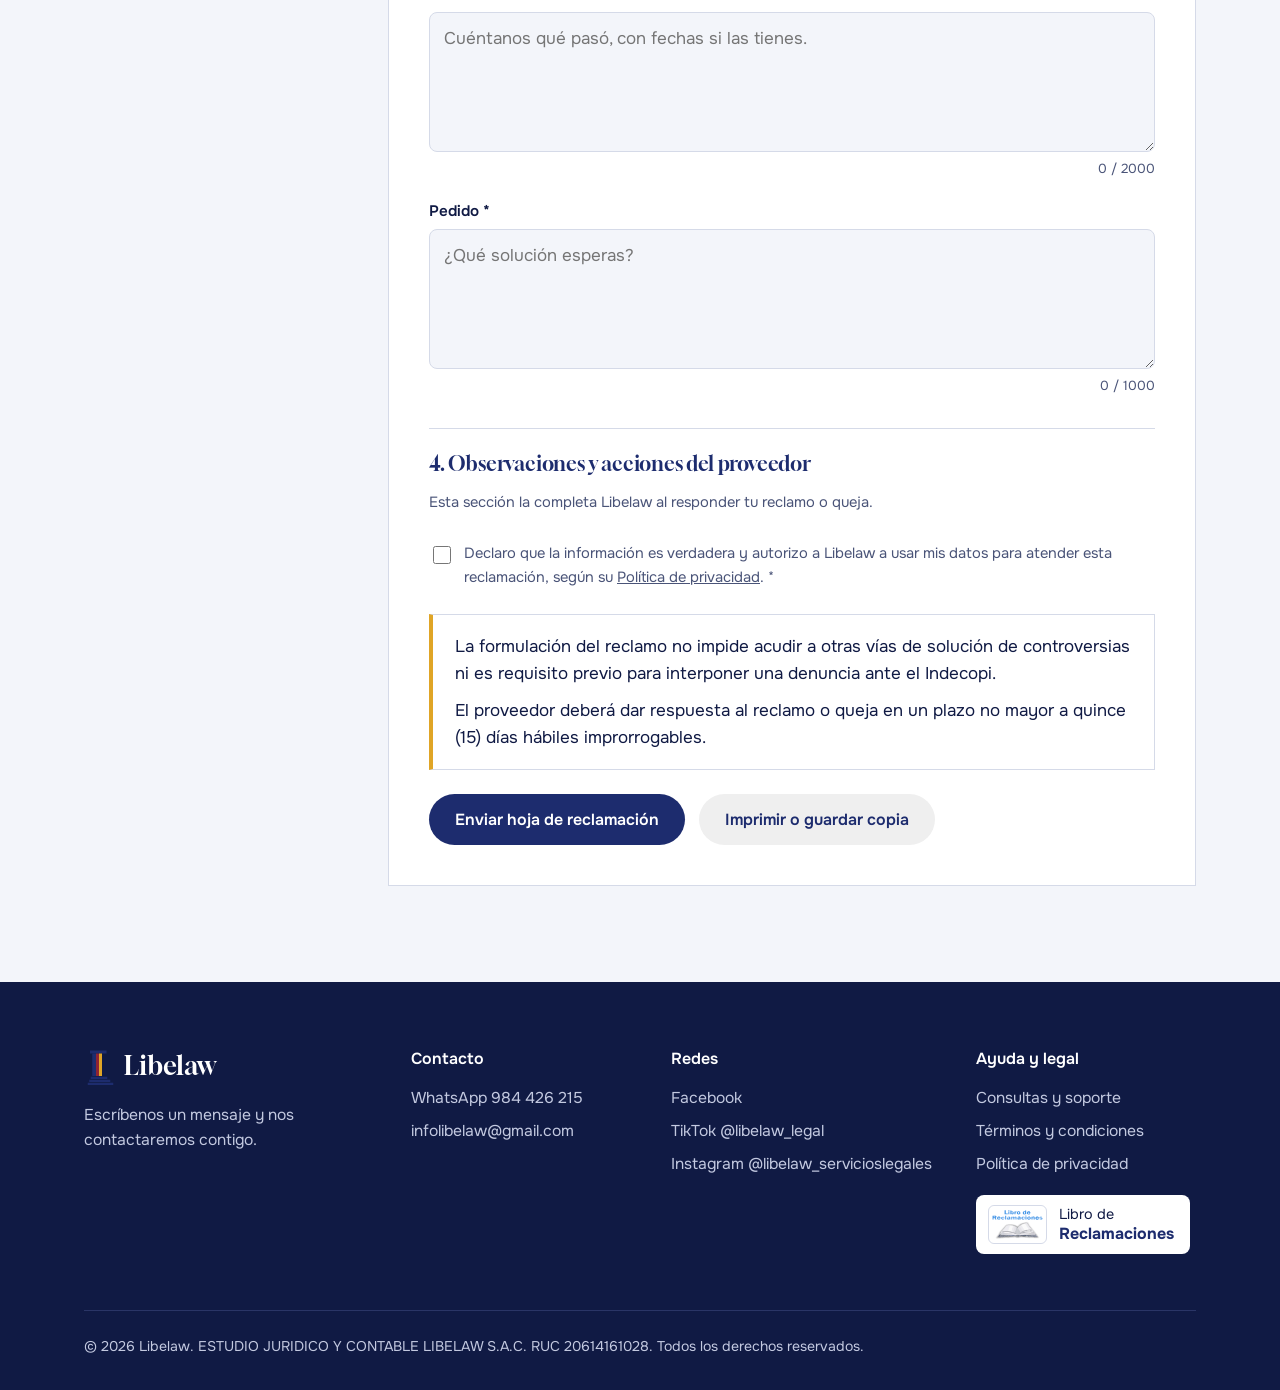
<file: libro-reclamaciones.html>
<!doctype html>
<html lang="es">
<head>
<meta charset="utf-8">
<meta name="viewport" content="width=device-width, initial-scale=1">
<title>Libro de Reclamaciones | Libelaw</title>
<meta name="description" content="Libro de Reclamaciones virtual de Libelaw, conforme al Código de Protección y Defensa del Consumidor.">
<link rel="icon" href="data:image/svg+xml,%3Csvg xmlns='http://www.w3.org/2000/svg' viewBox='0 0 32 32'%3E%3Crect x='9' y='3' width='4' height='22' fill='%231D2C6E'/%3E%3Crect x='13' y='3' width='3' height='22' fill='%238E2333'/%3E%3Crect x='16' y='3' width='3' height='22' fill='%23E0A526'/%3E%3Crect x='7' y='25' width='16' height='2' fill='%231D2C6E'/%3E%3Crect x='7' y='28' width='20' height='2' fill='%231D2C6E'/%3E%3C/svg%3E">
<link rel="preconnect" href="https://fonts.googleapis.com">
<link rel="preconnect" href="https://fonts.gstatic.com" crossorigin>
<link href="https://fonts.googleapis.com/css2?family=Gloock&family=Onest:wght@400;500;600;700&display=swap" rel="stylesheet">
<link rel="stylesheet" href="styles.css">
</head>
<body>
<svg width="0" height="0" style="position:absolute" aria-hidden="true">
  <symbol id="logo" viewBox="0 0 40 48">
    <rect x="8" y="2" width="22" height="4" fill="#1D2C6E"/>
    <rect x="11" y="6" width="5" height="30" fill="#1D2C6E"/>
    <rect x="16" y="6" width="4" height="30" fill="#8E2333"/>
    <rect x="20" y="6" width="4" height="30" fill="#E0A526"/>
    <rect x="9" y="37" width="22" height="3" fill="#1D2C6E"/>
    <rect x="7" y="41" width="28" height="3" fill="#1D2C6E"/>
    <rect x="5" y="45" width="34" height="3" fill="#1D2C6E"/>
  </symbol>
</svg>

<header class="nav">
  <div class="wrap">
    <a class="brand" href="index.html" aria-label="Libelaw, inicio">
      <svg width="30" height="36" aria-hidden="true"><use href="#logo"/></svg>Libelaw
    </a>
    <nav aria-label="Secciones">
      <ul id="menu">
        <li><a href="index.html#servicios">Servicios</a></li>
        <li><a href="index.html#como-funciona">Cómo funciona</a></li>
        <li><a href="index.html#fundadora">Conócenos</a></li>
        <li><a href="contacto.html">Contacto</a></li>
      </ul>
    </nav>
    <a class="btn btn-primary" data-booking href="index.html#agenda">Agenda<span class="sm-hide">tu consulta</span></a>
    <button class="menu-btn" type="button" aria-expanded="false" aria-controls="menu" aria-label="Abrir menú"><svg class="i-open" width="26" height="26" viewBox="0 0 24 24" fill="none" stroke="currentColor" stroke-width="2" stroke-linecap="round" aria-hidden="true"><path d="M4 7h16M4 12h16M4 17h16"/></svg><svg class="i-close" width="26" height="26" viewBox="0 0 24 24" fill="none" stroke="currentColor" stroke-width="2" stroke-linecap="round" aria-hidden="true"><path d="M6 6l12 12M18 6L6 18"/></svg></button>
  </div>
</header>

<main class="doc">
  <div class="wrap">
    <aside class="doc-nav">
      <p>Antes de empezar</p>
      <ol>
        <li>Completa la hoja con tus datos.</li>
        <li>Al enviarla, recibes una copia en tu correo.</li>
        <li>Te respondemos en un plazo no mayor a 15 días hábiles.</li>
      </ol>
      <p style="margin-top:24px">¿Solo tienes una duda?</p>
      <ol><li><a href="soporte.html">Consultas y soporte</a></li></ol>
    </aside>

    <!--
      ponytail: el N° de hoja se genera en el navegador con fecha y hora; no es un correlativo
      estricto. Si Indecopi lo exige, reemplazar por numeración desde un servidor o usar una
      plataforma de libro de reclamaciones. Las hojas quedan archivadas en infolibelaw@gmail.com
      y deben conservarse al menos 2 años.
    -->
    <form class="form" id="libro" action="https://formsubmit.co/infolibelaw@gmail.com" method="POST" data-ajax data-success="Tu hoja de reclamación fue registrada. Te enviamos una copia a tu correo. Te responderemos en un plazo no mayor a 15 días hábiles.">
      <h1 class="lr-title"><img src="libro-reclamaciones.svg" alt="" width="90" height="60">Libro de Reclamaciones</h1>
      <p>Conforme al Código de Protección y Defensa del Consumidor (Ley N° 29571). Los campos con * son obligatorios.</p>

      <input type="hidden" name="_subject" value="Libro de Reclamaciones: nueva hoja">
      <input type="hidden" name="_template" value="table">
      <input type="hidden" name="_cc" value="">
      <input class="hp" type="text" name="_honey" tabindex="-1" autocomplete="off" aria-hidden="true">

      <dl class="datos">
        <dt>Hoja N°</dt><dd><output data-lr-code>Se asigna al cargar la página</output></dd>
        <dt>Fecha</dt><dd><output data-lr-date></output></dd>
        <dt>Proveedor</dt><dd>ESTUDIO JURIDICO Y CONTABLE LIBELAW S.A.C.</dd>
        <dt>RUC</dt><dd>20614161028</dd>
        <dt>Domicilio</dt><dd>Calle Corazón de Jesús N° 106, Urb. Nuevo Vitarte, Ate, Lima</dd>
      </dl>
      <input type="hidden" name="Hoja N°" data-lr-code>
      <input type="hidden" name="Fecha" data-lr-date>

      <h3>1. Identificación del consumidor</h3>
      <div class="fields">
        <div class="field full">
          <label for="lr-nombre">Nombres y apellidos *</label>
          <input id="lr-nombre" name="Nombres y apellidos" type="text" autocomplete="name" required maxlength="120">
        </div>
        <div class="field">
          <label for="lr-doc">Tipo de documento *</label>
          <select id="lr-doc" name="Tipo de documento" required data-doc-type>
            <option>DNI</option>
            <option>Carné de extranjería</option>
            <option>Pasaporte</option>
            <option>RUC</option>
          </select>
        </div>
        <div class="field">
          <label for="lr-num">Número de documento *</label>
          <input id="lr-num" name="Número de documento" type="text" required maxlength="12" data-doc-number>
        </div>
        <div class="field full">
          <label for="lr-dir">Domicilio *</label>
          <input id="lr-dir" name="Domicilio" type="text" autocomplete="street-address" required maxlength="200">
        </div>
        <div class="field">
          <label for="lr-tel">Teléfono *</label>
          <input id="lr-tel" name="Teléfono" type="tel" autocomplete="tel" inputmode="tel" required pattern="(\+?51)?\s?9\d{2}\s?\d{3}\s?\d{3}" placeholder="9XX XXX XXX">
        </div>
        <div class="field">
          <label for="lr-mail">Correo electrónico *</label>
          <input id="lr-mail" name="email" type="email" autocomplete="email" required maxlength="120">
        </div>
        <label class="consent full" style="margin:0">
          <input type="checkbox" name="Menor de edad" value="Sí" data-toggle="apoderado">
          <span>Soy menor de edad</span>
        </label>
        <div class="field full" id="apoderado" hidden>
          <label for="lr-apo">Nombre del padre, madre o apoderado *</label>
          <input id="lr-apo" name="Padre, madre o apoderado" type="text" maxlength="120">
        </div>
      </div>

      <h3>2. Identificación del bien contratado</h3>
      <div class="fields">
        <fieldset class="field full">
          <legend>Tipo *</legend>
          <div class="choices">
            <label><input type="radio" name="Bien contratado" value="Servicio" required checked> Servicio</label>
            <label><input type="radio" name="Bien contratado" value="Producto"> Producto</label>
          </div>
        </fieldset>
        <div class="field">
          <label for="lr-monto">Monto reclamado (S/) <small>(opcional)</small></label>
          <input id="lr-monto" name="Monto reclamado (S/)" type="number" min="0" step="0.01" inputmode="decimal">
        </div>
        <div class="field">
          <label for="lr-serv">Servicio *</label>
          <select id="lr-serv" name="Servicio" required>
            <option value="">Elige el servicio</option>
            <option>Consulta inicial</option>
            <option>Asesoría legal personalizada</option>
            <option>Constitución de empresas</option>
            <option>Contratos comerciales</option>
            <option>Propiedad intelectual</option>
            <option>Datos personales</option>
            <option>Protección al consumidor</option>
            <option>Asesoría y procesos laborales</option>
            <option>Contrataciones con el Estado</option>
            <option>Procesos civiles</option>
            <option>Procesos penales</option>
            <option>Derecho migratorio</option>
            <option>Otro</option>
          </select>
        </div>
      </div>

      <h3>3. Detalle de la reclamación</h3>
      <div class="fields">
        <fieldset class="field full">
          <legend>Tipo *</legend>
          <div class="choices stack">
            <label><input type="radio" name="Tipo" value="Reclamo" required> <span>Reclamo<small>Disconformidad relacionada con el servicio contratado.</small></span></label>
            <label><input type="radio" name="Tipo" value="Queja"> <span>Queja<small>Disconformidad no relacionada con el servicio, o malestar con la atención al público.</small></span></label>
          </div>
        </fieldset>
        <div class="field full">
          <label for="lr-detalle">Detalle *</label>
          <textarea id="lr-detalle" name="Detalle" required minlength="20" maxlength="2000" placeholder="Cuéntanos qué pasó, con fechas si las tienes."></textarea>
        </div>
        <div class="field full">
          <label for="lr-pedido">Pedido *</label>
          <textarea id="lr-pedido" name="Pedido" required minlength="10" maxlength="1000" placeholder="¿Qué solución esperas?"></textarea>
        </div>
      </div>

      <h3>4. Observaciones y acciones del proveedor</h3>
      <p class="legend-text">Esta sección la completa Libelaw al responder tu reclamo o queja.</p>

      <label class="consent">
        <input type="checkbox" name="Declaración" value="Acepto" required>
        <span>Declaro que la información es verdadera y autorizo a Libelaw a usar mis datos para atender esta reclamación, según su <a href="privacidad.html" target="_blank">Política de privacidad</a>. *</span>
      </label>

      <div class="note">
        <p>La formulación del reclamo no impide acudir a otras vías de solución de controversias ni es requisito previo para interponer una denuncia ante el Indecopi.</p>
        <p style="margin-top:10px">El proveedor deberá dar respuesta al reclamo o queja en un plazo no mayor a quince (15) días hábiles improrrogables.</p>
      </div>

      <div class="no-print" style="display:flex;gap:14px;flex-wrap:wrap">
        <button class="btn btn-primary" type="submit">Enviar hoja de reclamación</button>
        <button class="btn btn-ghost" type="button" data-print>Imprimir o guardar copia</button>
      </div>
    </form>
  </div>
</main>

<footer>
  <div class="wrap">
    <div>
      <a class="brand" href="index.html"><svg width="30" height="36" aria-hidden="true"><use href="#logo"/></svg>Libelaw</a>
      <p class="m-hide"><a href="contacto.html">Escríbenos un mensaje</a> y nos contactaremos contigo.</p>
    </div>
    <div>
      <h4>Contacto</h4>
      <ul>
        <li><a href="https://wa.me/51984426215" target="_blank" rel="noopener">WhatsApp 984 426 215</a></li>
        <li><a href="mailto:infolibelaw@gmail.com">infolibelaw@gmail.com</a></li>
      </ul>
    </div>
    <div>
      <h4>Redes</h4>
      <ul>
        <!-- POR VALIDAR: URL exacta de Facebook -->
        <li><a href="https://www.facebook.com/libelaw" target="_blank" rel="noopener">Facebook</a></li>
        <li><a href="https://www.tiktok.com/@libelaw_legal" target="_blank" rel="noopener">TikTok<span class="sm-hide"> @libelaw_legal</span></a></li>
        <li><a href="https://www.instagram.com/libelaw_servicioslegales" target="_blank" rel="noopener">Instagram<span class="sm-hide"> @libelaw_servicioslegales</span></a></li>
      </ul>
    </div>
    <div>
      <h4>Ayuda y legal</h4>
      <ul>
        <li><a href="soporte.html">Consultas y soporte</a></li>
        <li><a href="terminos.html">Términos y condiciones</a></li>
        <li><a href="privacidad.html">Política de privacidad</a></li>
      </ul>
      <a class="lr" href="libro-reclamaciones.html">
        <img src="libro-reclamaciones.svg" alt="" width="59" height="39">
        <span>Libro de<br><b>Reclamaciones</b></span>
      </a>
    </div>
    <p class="legal">© 2026 Libelaw. ESTUDIO JURIDICO Y CONTABLE LIBELAW S.A.C. RUC 20614161028. Todos los derechos reservados.</p>
  </div>
</footer>

<a class="wa" href="https://wa.me/51984426215?text=Hola%20Libelaw" target="_blank" rel="noopener" aria-label="Escríbenos por WhatsApp">
  <svg width="30" height="30" viewBox="0 0 24 24" fill="#fff" aria-hidden="true"><path d="M12 2a10 10 0 0 0-8.6 15.1L2 22l5-1.3A10 10 0 1 0 12 2Zm0 18.2a8.2 8.2 0 0 1-4.2-1.1l-.3-.2-3 .8.8-2.9-.2-.3A8.2 8.2 0 1 1 12 20.2Zm4.5-6.1c-.2-.1-1.5-.7-1.7-.8-.2-.1-.4-.1-.6.1l-.8 1c-.1.2-.3.2-.5.1a6.7 6.7 0 0 1-3.3-2.9c-.3-.4.2-.4.7-1.4.1-.2 0-.3 0-.4l-.8-1.8c-.2-.5-.4-.4-.6-.4h-.5c-.2 0-.4.1-.7.3-.2.3-.9.9-.9 2.2s.9 2.5 1 2.7c.1.2 1.8 2.8 4.4 3.9 1.6.7 2.3.8 3.1.6.5-.1 1.5-.6 1.7-1.2.2-.6.2-1.1.2-1.2-.1-.1-.3-.2-.6-.3Z"/></svg>
</a>

<script src="app.js"></script>
</body>
</html>
</file>
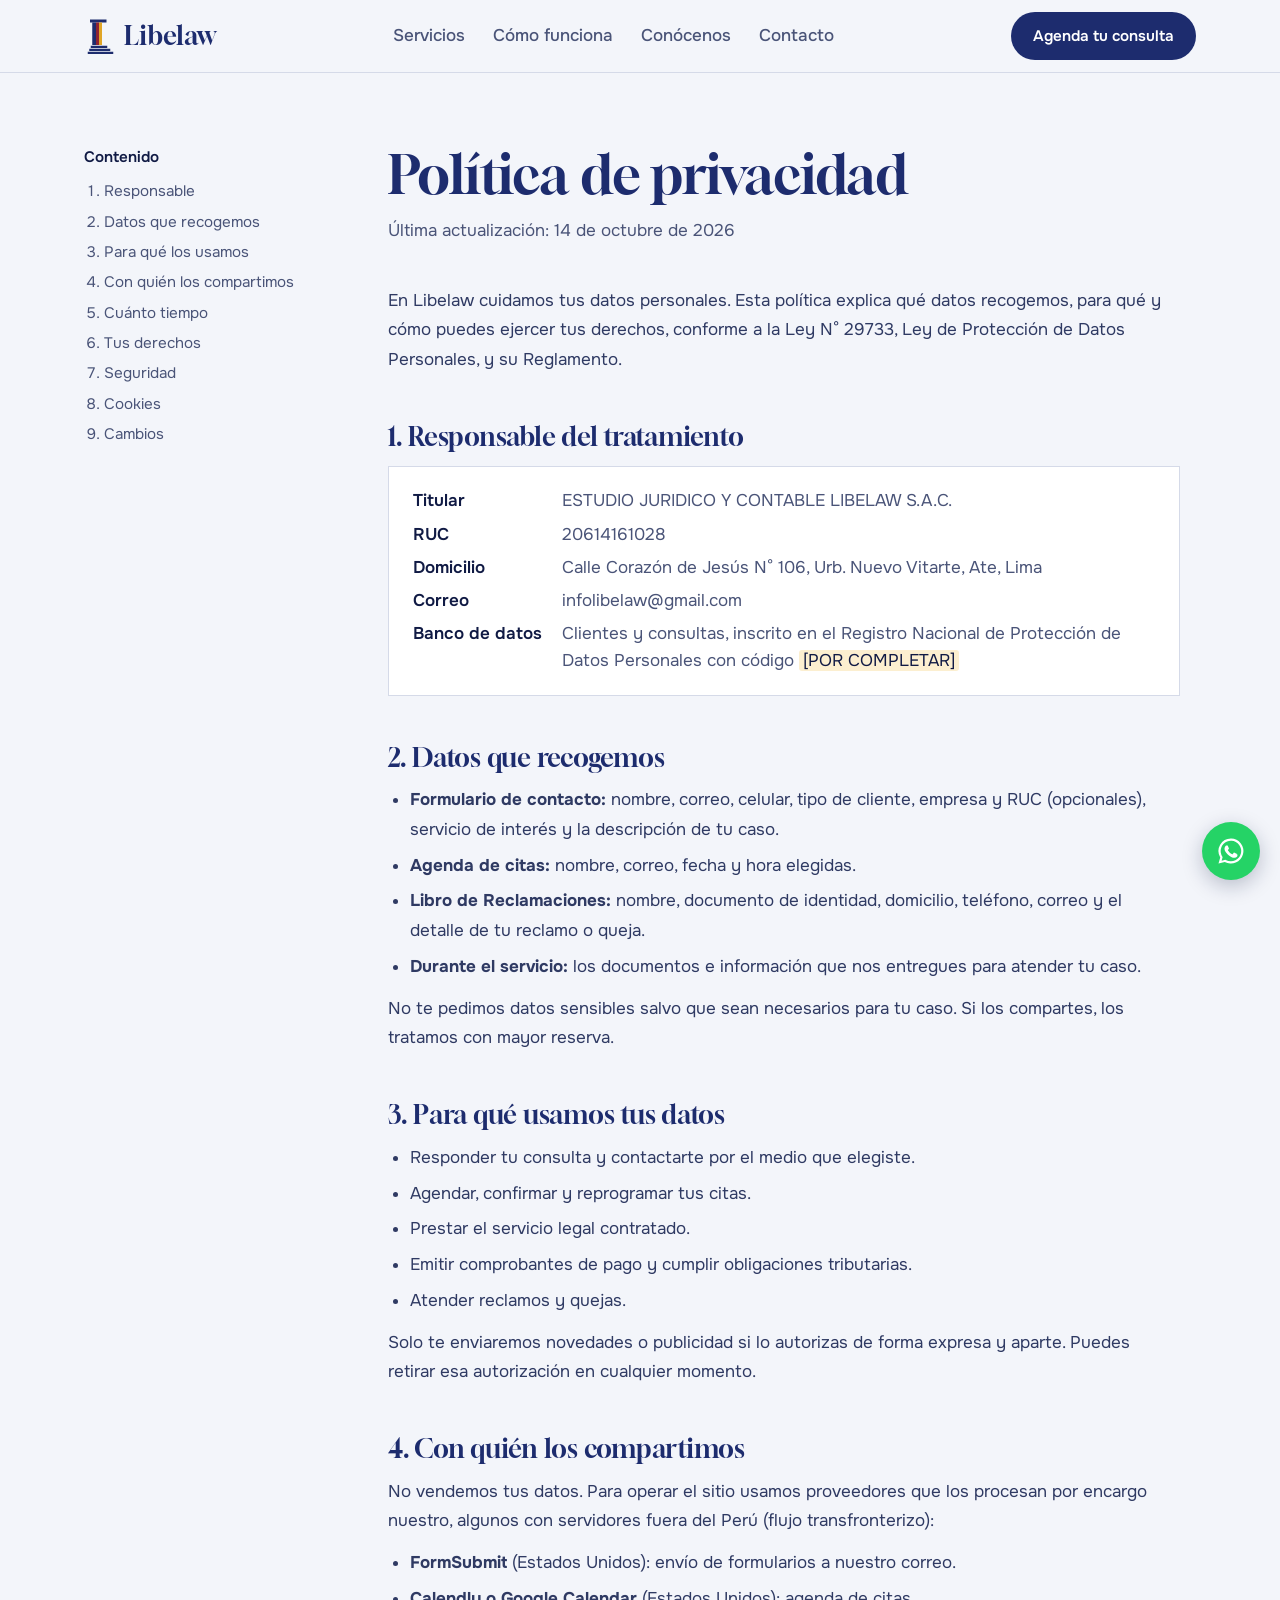
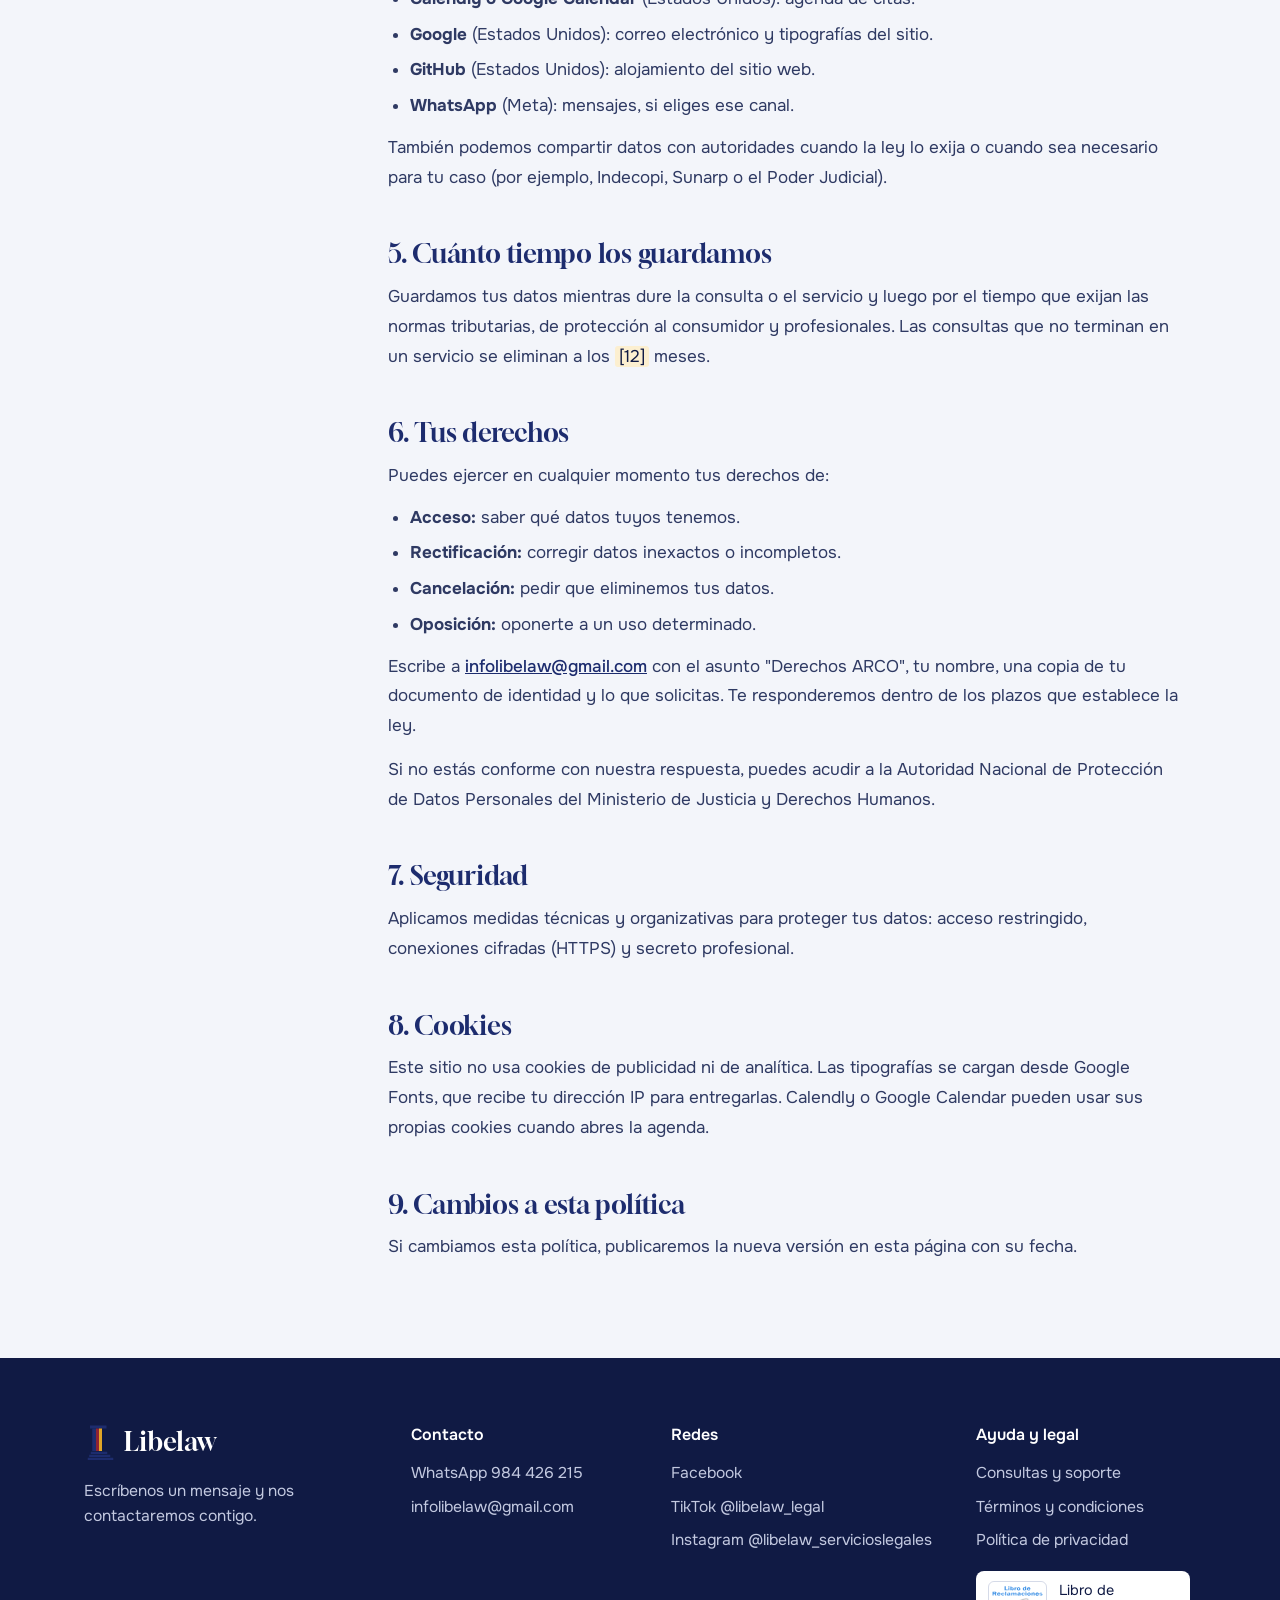
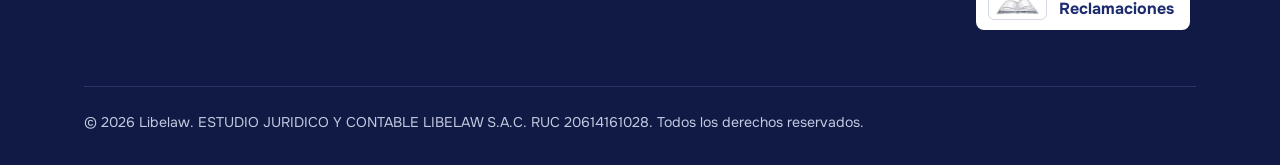
<file: privacidad.html>
<!doctype html>
<html lang="es">
<head>
<meta charset="utf-8">
<meta name="viewport" content="width=device-width, initial-scale=1">
<title>Política de privacidad | Libelaw</title>
<meta name="description" content="Cómo Libelaw trata tus datos personales conforme a la Ley N° 29733.">
<link rel="icon" href="data:image/svg+xml,%3Csvg xmlns='http://www.w3.org/2000/svg' viewBox='0 0 32 32'%3E%3Crect x='9' y='3' width='4' height='22' fill='%231D2C6E'/%3E%3Crect x='13' y='3' width='3' height='22' fill='%238E2333'/%3E%3Crect x='16' y='3' width='3' height='22' fill='%23E0A526'/%3E%3Crect x='7' y='25' width='16' height='2' fill='%231D2C6E'/%3E%3Crect x='7' y='28' width='20' height='2' fill='%231D2C6E'/%3E%3C/svg%3E">
<link rel="preconnect" href="https://fonts.googleapis.com">
<link rel="preconnect" href="https://fonts.gstatic.com" crossorigin>
<link href="https://fonts.googleapis.com/css2?family=Gloock&family=Onest:wght@400;500;600;700&display=swap" rel="stylesheet">
<link rel="stylesheet" href="styles.css">
</head>
<body>
<svg width="0" height="0" style="position:absolute" aria-hidden="true">
  <symbol id="logo" viewBox="0 0 40 48">
    <rect x="8" y="2" width="22" height="4" fill="#1D2C6E"/>
    <rect x="11" y="6" width="5" height="30" fill="#1D2C6E"/>
    <rect x="16" y="6" width="4" height="30" fill="#8E2333"/>
    <rect x="20" y="6" width="4" height="30" fill="#E0A526"/>
    <rect x="9" y="37" width="22" height="3" fill="#1D2C6E"/>
    <rect x="7" y="41" width="28" height="3" fill="#1D2C6E"/>
    <rect x="5" y="45" width="34" height="3" fill="#1D2C6E"/>
  </symbol>
</svg>

<header class="nav">
  <div class="wrap">
    <a class="brand" href="index.html" aria-label="Libelaw, inicio">
      <svg width="30" height="36" aria-hidden="true"><use href="#logo"/></svg>Libelaw
    </a>
    <nav aria-label="Secciones">
      <ul id="menu">
        <li><a href="index.html#servicios">Servicios</a></li>
        <li><a href="index.html#como-funciona">Cómo funciona</a></li>
        <li><a href="index.html#fundadora">Conócenos</a></li>
        <li><a href="contacto.html">Contacto</a></li>
      </ul>
    </nav>
    <a class="btn btn-primary" data-booking href="index.html#agenda">Agenda<span class="sm-hide">tu consulta</span></a>
    <button class="menu-btn" type="button" aria-expanded="false" aria-controls="menu" aria-label="Abrir menú"><svg class="i-open" width="26" height="26" viewBox="0 0 24 24" fill="none" stroke="currentColor" stroke-width="2" stroke-linecap="round" aria-hidden="true"><path d="M4 7h16M4 12h16M4 17h16"/></svg><svg class="i-close" width="26" height="26" viewBox="0 0 24 24" fill="none" stroke="currentColor" stroke-width="2" stroke-linecap="round" aria-hidden="true"><path d="M6 6l12 12M18 6L6 18"/></svg></button>
  </div>
</header>

<main class="doc">
  <div class="wrap">
    <nav class="doc-nav" aria-label="Contenido">
      <p>Contenido</p>
      <ol>
        <li><a href="#responsable">Responsable</a></li>
        <li><a href="#datos">Datos que recogemos</a></li>
        <li><a href="#finalidad">Para qué los usamos</a></li>
        <li><a href="#terceros">Con quién los compartimos</a></li>
        <li><a href="#plazo">Cuánto tiempo</a></li>
        <li><a href="#derechos">Tus derechos</a></li>
        <li><a href="#seguridad">Seguridad</a></li>
        <li><a href="#cookies">Cookies</a></li>
        <li><a href="#cambios">Cambios</a></li>
      </ol>
    </nav>

    <!-- POR VALIDAR: revisión final por Dayana; inscripción del banco de datos ante la ANPD -->
    <article>
      <h1>Política de privacidad</h1>
      <p class="updated">Última actualización: 14 de octubre de 2026</p>

      <p>En Libelaw cuidamos tus datos personales. Esta política explica qué datos recogemos, para qué y cómo puedes ejercer tus derechos, conforme a la Ley N° 29733, Ley de Protección de Datos Personales, y su Reglamento.</p>

      <h2 id="responsable">1. Responsable del tratamiento</h2>
      <dl class="datos">
        <dt>Titular</dt><dd>ESTUDIO JURIDICO Y CONTABLE LIBELAW S.A.C.</dd>
        <dt>RUC</dt><dd>20614161028</dd>
        <dt>Domicilio</dt><dd>Calle Corazón de Jesús N° 106, Urb. Nuevo Vitarte, Ate, Lima</dd>
        <dt>Correo</dt><dd>infolibelaw@gmail.com</dd>
        <dt>Banco de datos</dt><dd>Clientes y consultas, inscrito en el Registro Nacional de Protección de Datos Personales con código <span class="pending">[POR COMPLETAR]</span></dd>
      </dl>

      <h2 id="datos">2. Datos que recogemos</h2>
      <ul>
        <li><strong>Formulario de contacto:</strong> nombre, correo, celular, tipo de cliente, empresa y RUC (opcionales), servicio de interés y la descripción de tu caso.</li>
        <li><strong>Agenda de citas:</strong> nombre, correo, fecha y hora elegidas.</li>
        <li><strong>Libro de Reclamaciones:</strong> nombre, documento de identidad, domicilio, teléfono, correo y el detalle de tu reclamo o queja.</li>
        <li><strong>Durante el servicio:</strong> los documentos e información que nos entregues para atender tu caso.</li>
      </ul>
      <p>No te pedimos datos sensibles salvo que sean necesarios para tu caso. Si los compartes, los tratamos con mayor reserva.</p>

      <h2 id="finalidad">3. Para qué usamos tus datos</h2>
      <ul>
        <li>Responder tu consulta y contactarte por el medio que elegiste.</li>
        <li>Agendar, confirmar y reprogramar tus citas.</li>
        <li>Prestar el servicio legal contratado.</li>
        <li>Emitir comprobantes de pago y cumplir obligaciones tributarias.</li>
        <li>Atender reclamos y quejas.</li>
      </ul>
      <p>Solo te enviaremos novedades o publicidad si lo autorizas de forma expresa y aparte. Puedes retirar esa autorización en cualquier momento.</p>

      <h2 id="terceros">4. Con quién los compartimos</h2>
      <p>No vendemos tus datos. Para operar el sitio usamos proveedores que los procesan por encargo nuestro, algunos con servidores fuera del Perú (flujo transfronterizo):</p>
      <ul>
        <li><strong>FormSubmit</strong> (Estados Unidos): envío de formularios a nuestro correo.</li>
        <li><strong>Calendly o Google Calendar</strong> (Estados Unidos): agenda de citas.</li>
        <li><strong>Google</strong> (Estados Unidos): correo electrónico y tipografías del sitio.</li>
        <li><strong>GitHub</strong> (Estados Unidos): alojamiento del sitio web.</li>
        <li><strong>WhatsApp</strong> (Meta): mensajes, si eliges ese canal.</li>
      </ul>
      <p>También podemos compartir datos con autoridades cuando la ley lo exija o cuando sea necesario para tu caso (por ejemplo, Indecopi, Sunarp o el Poder Judicial).</p>

      <h2 id="plazo">5. Cuánto tiempo los guardamos</h2>
      <p>Guardamos tus datos mientras dure la consulta o el servicio y luego por el tiempo que exijan las normas tributarias, de protección al consumidor y profesionales. Las consultas que no terminan en un servicio se eliminan a los <span class="pending">[12]</span> meses.</p>

      <h2 id="derechos">6. Tus derechos</h2>
      <p>Puedes ejercer en cualquier momento tus derechos de:</p>
      <ul>
        <li><strong>Acceso:</strong> saber qué datos tuyos tenemos.</li>
        <li><strong>Rectificación:</strong> corregir datos inexactos o incompletos.</li>
        <li><strong>Cancelación:</strong> pedir que eliminemos tus datos.</li>
        <li><strong>Oposición:</strong> oponerte a un uso determinado.</li>
      </ul>
      <p>Escribe a <a href="mailto:infolibelaw@gmail.com?subject=Derechos%20ARCO">infolibelaw@gmail.com</a> con el asunto "Derechos ARCO", tu nombre, una copia de tu documento de identidad y lo que solicitas. Te responderemos dentro de los plazos que establece la ley.</p>
      <p>Si no estás conforme con nuestra respuesta, puedes acudir a la Autoridad Nacional de Protección de Datos Personales del Ministerio de Justicia y Derechos Humanos.</p>

      <h2 id="seguridad">7. Seguridad</h2>
      <p>Aplicamos medidas técnicas y organizativas para proteger tus datos: acceso restringido, conexiones cifradas (HTTPS) y secreto profesional.</p>

      <h2 id="cookies">8. Cookies</h2>
      <p>Este sitio no usa cookies de publicidad ni de analítica. Las tipografías se cargan desde Google Fonts, que recibe tu dirección IP para entregarlas. Calendly o Google Calendar pueden usar sus propias cookies cuando abres la agenda.</p>

      <h2 id="cambios">9. Cambios a esta política</h2>
      <p>Si cambiamos esta política, publicaremos la nueva versión en esta página con su fecha.</p>
    </article>
  </div>
</main>

<footer>
  <div class="wrap">
    <div>
      <a class="brand" href="index.html"><svg width="30" height="36" aria-hidden="true"><use href="#logo"/></svg>Libelaw</a>
      <p class="m-hide"><a href="contacto.html">Escríbenos un mensaje</a> y nos contactaremos contigo.</p>
    </div>
    <div>
      <h4>Contacto</h4>
      <ul>
        <li><a href="https://wa.me/51984426215" target="_blank" rel="noopener">WhatsApp 984 426 215</a></li>
        <li><a href="mailto:infolibelaw@gmail.com">infolibelaw@gmail.com</a></li>
      </ul>
    </div>
    <div>
      <h4>Redes</h4>
      <ul>
        <!-- POR VALIDAR: URL exacta de Facebook -->
        <li><a href="https://www.facebook.com/libelaw" target="_blank" rel="noopener">Facebook</a></li>
        <li><a href="https://www.tiktok.com/@libelaw_legal" target="_blank" rel="noopener">TikTok<span class="sm-hide"> @libelaw_legal</span></a></li>
        <li><a href="https://www.instagram.com/libelaw_servicioslegales" target="_blank" rel="noopener">Instagram<span class="sm-hide"> @libelaw_servicioslegales</span></a></li>
      </ul>
    </div>
    <div>
      <h4>Ayuda y legal</h4>
      <ul>
        <li><a href="soporte.html">Consultas y soporte</a></li>
        <li><a href="terminos.html">Términos y condiciones</a></li>
        <li><a href="privacidad.html">Política de privacidad</a></li>
      </ul>
      <a class="lr" href="libro-reclamaciones.html">
        <img src="libro-reclamaciones.svg" alt="" width="59" height="39">
        <span>Libro de<br><b>Reclamaciones</b></span>
      </a>
    </div>
    <p class="legal">© 2026 Libelaw. ESTUDIO JURIDICO Y CONTABLE LIBELAW S.A.C. RUC 20614161028. Todos los derechos reservados.</p>
  </div>
</footer>

<a class="wa" href="https://wa.me/51984426215?text=Hola%20Libelaw" target="_blank" rel="noopener" aria-label="Escríbenos por WhatsApp">
  <svg width="30" height="30" viewBox="0 0 24 24" fill="#fff" aria-hidden="true"><path d="M12 2a10 10 0 0 0-8.6 15.1L2 22l5-1.3A10 10 0 1 0 12 2Zm0 18.2a8.2 8.2 0 0 1-4.2-1.1l-.3-.2-3 .8.8-2.9-.2-.3A8.2 8.2 0 1 1 12 20.2Zm4.5-6.1c-.2-.1-1.5-.7-1.7-.8-.2-.1-.4-.1-.6.1l-.8 1c-.1.2-.3.2-.5.1a6.7 6.7 0 0 1-3.3-2.9c-.3-.4.2-.4.7-1.4.1-.2 0-.3 0-.4l-.8-1.8c-.2-.5-.4-.4-.6-.4h-.5c-.2 0-.4.1-.7.3-.2.3-.9.9-.9 2.2s.9 2.5 1 2.7c.1.2 1.8 2.8 4.4 3.9 1.6.7 2.3.8 3.1.6.5-.1 1.5-.6 1.7-1.2.2-.6.2-1.1.2-1.2-.1-.1-.3-.2-.6-.3Z"/></svg>
</a>

<script src="app.js"></script>
</body>
</html>
</file>
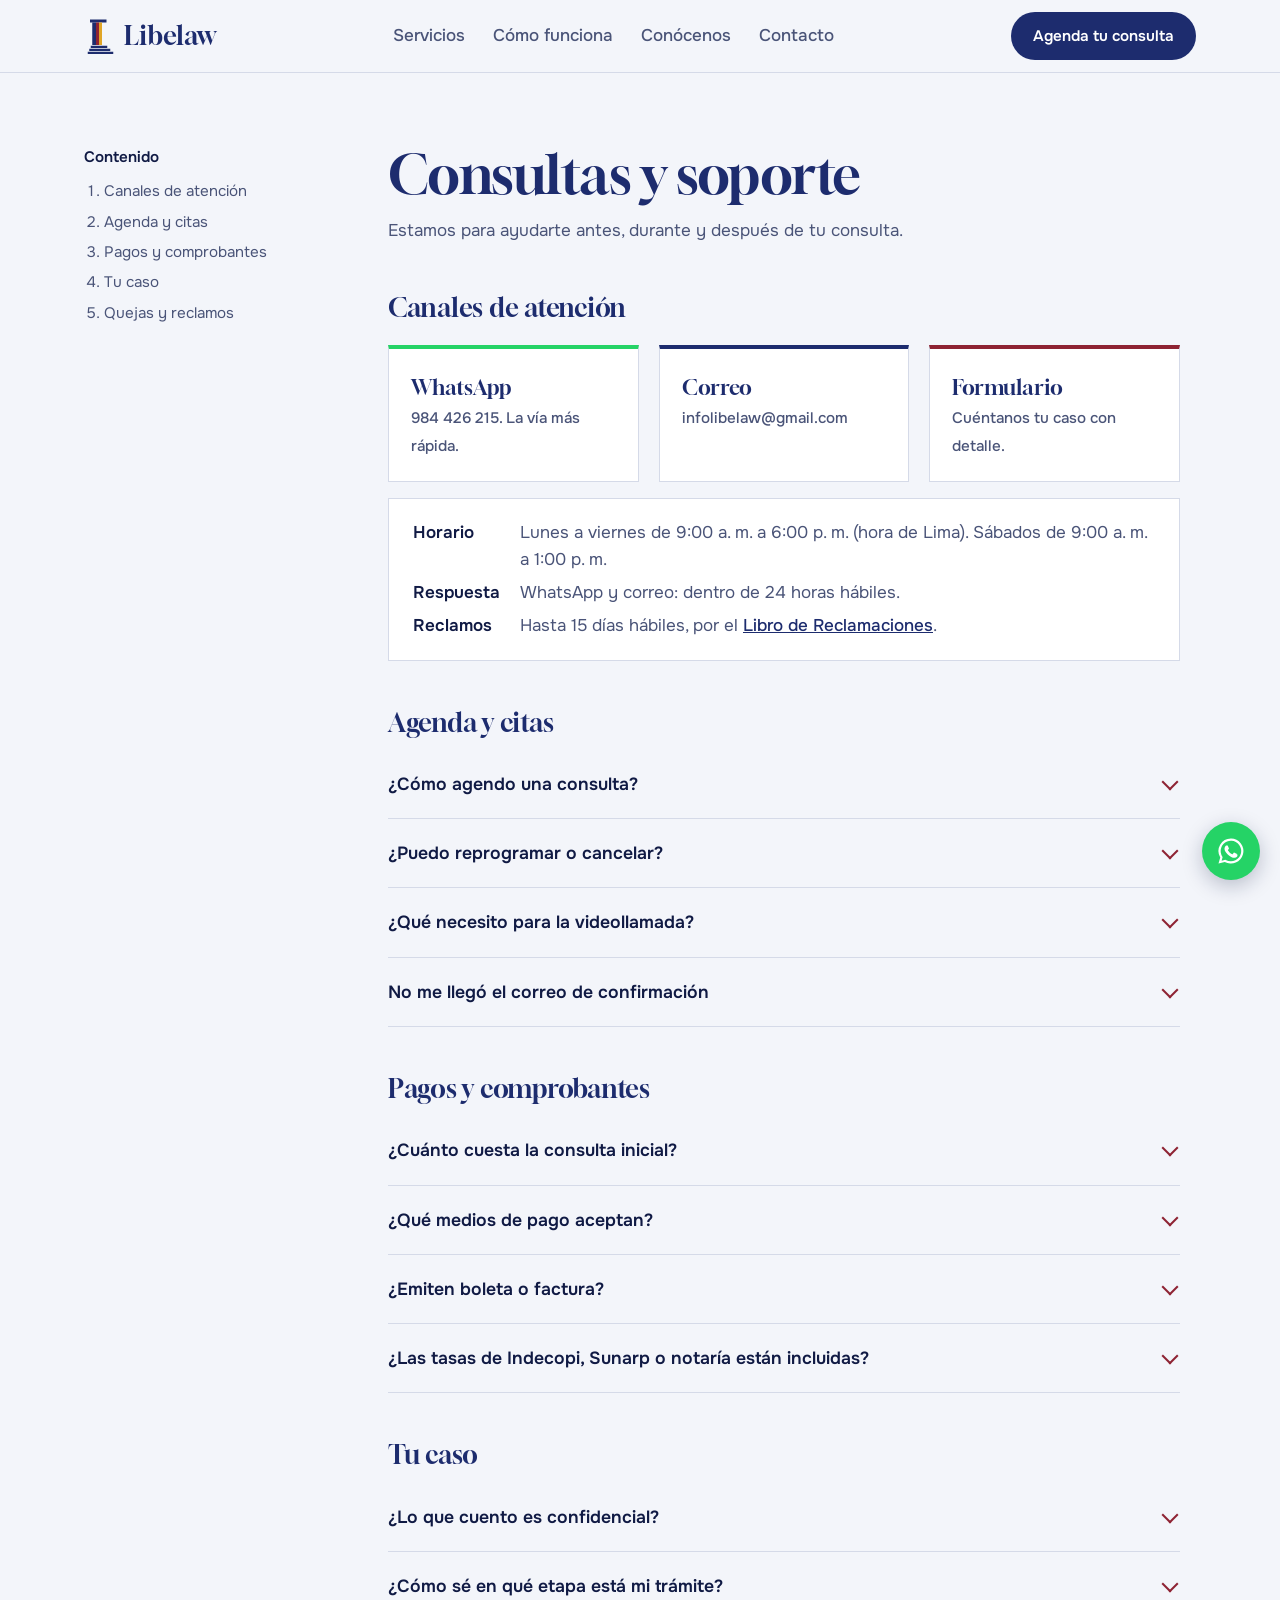
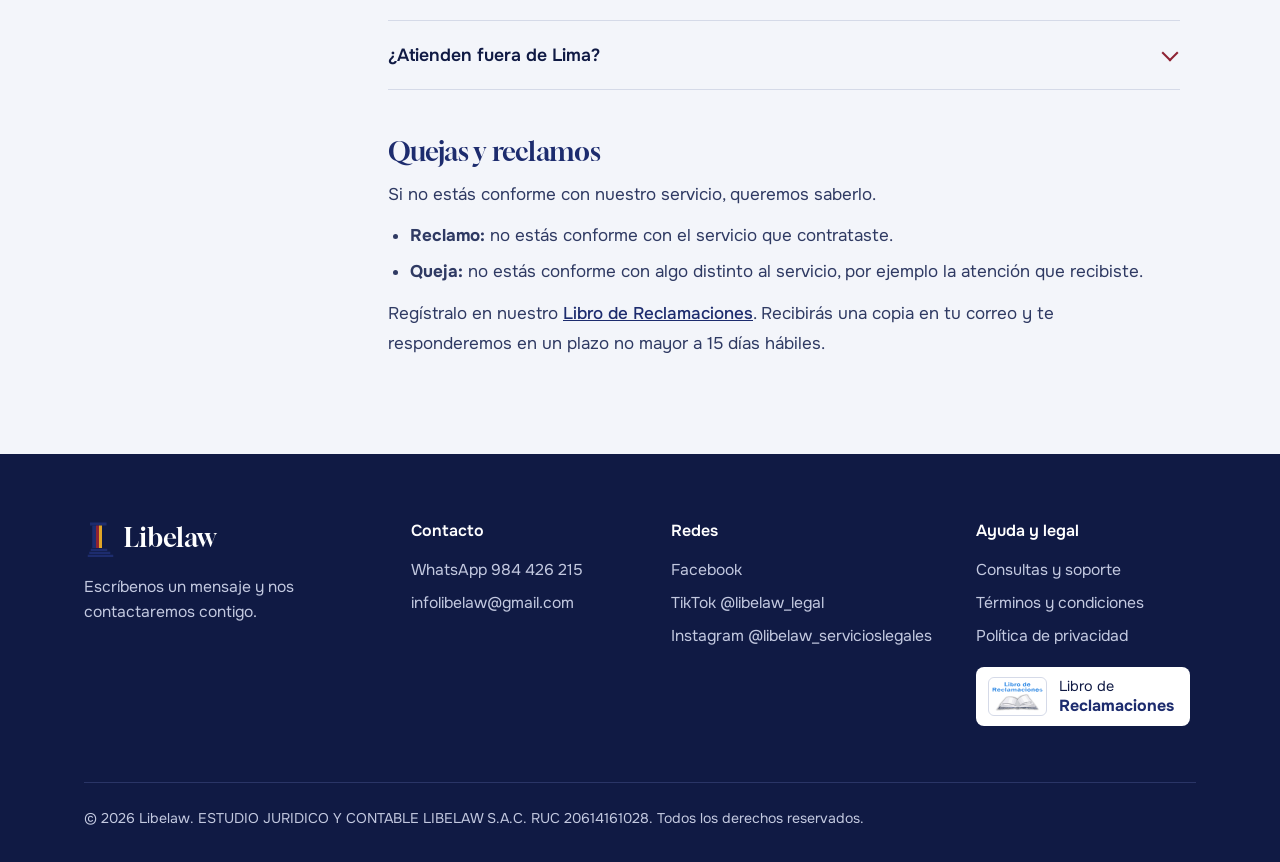
<file: soporte.html>
<!doctype html>
<html lang="es">
<head>
<meta charset="utf-8">
<meta name="viewport" content="width=device-width, initial-scale=1">
<title>Consultas y soporte | Libelaw</title>
<meta name="description" content="Canales de atención, horarios y respuestas a las preguntas frecuentes sobre los servicios de Libelaw.">
<link rel="icon" href="data:image/svg+xml,%3Csvg xmlns='http://www.w3.org/2000/svg' viewBox='0 0 32 32'%3E%3Crect x='9' y='3' width='4' height='22' fill='%231D2C6E'/%3E%3Crect x='13' y='3' width='3' height='22' fill='%238E2333'/%3E%3Crect x='16' y='3' width='3' height='22' fill='%23E0A526'/%3E%3Crect x='7' y='25' width='16' height='2' fill='%231D2C6E'/%3E%3Crect x='7' y='28' width='20' height='2' fill='%231D2C6E'/%3E%3C/svg%3E">
<link rel="preconnect" href="https://fonts.googleapis.com">
<link rel="preconnect" href="https://fonts.gstatic.com" crossorigin>
<link href="https://fonts.googleapis.com/css2?family=Gloock&family=Onest:wght@400;500;600;700&display=swap" rel="stylesheet">
<link rel="stylesheet" href="styles.css">
</head>
<body>
<svg width="0" height="0" style="position:absolute" aria-hidden="true">
  <symbol id="logo" viewBox="0 0 40 48">
    <rect x="8" y="2" width="22" height="4" fill="#1D2C6E"/>
    <rect x="11" y="6" width="5" height="30" fill="#1D2C6E"/>
    <rect x="16" y="6" width="4" height="30" fill="#8E2333"/>
    <rect x="20" y="6" width="4" height="30" fill="#E0A526"/>
    <rect x="9" y="37" width="22" height="3" fill="#1D2C6E"/>
    <rect x="7" y="41" width="28" height="3" fill="#1D2C6E"/>
    <rect x="5" y="45" width="34" height="3" fill="#1D2C6E"/>
  </symbol>
</svg>

<header class="nav">
  <div class="wrap">
    <a class="brand" href="index.html" aria-label="Libelaw, inicio">
      <svg width="30" height="36" aria-hidden="true"><use href="#logo"/></svg>Libelaw
    </a>
    <nav aria-label="Secciones">
      <ul id="menu">
        <li><a href="index.html#servicios">Servicios</a></li>
        <li><a href="index.html#como-funciona">Cómo funciona</a></li>
        <li><a href="index.html#fundadora">Conócenos</a></li>
        <li><a href="contacto.html">Contacto</a></li>
      </ul>
    </nav>
    <a class="btn btn-primary" data-booking href="index.html#agenda">Agenda<span class="sm-hide">tu consulta</span></a>
    <button class="menu-btn" type="button" aria-expanded="false" aria-controls="menu" aria-label="Abrir menú"><svg class="i-open" width="26" height="26" viewBox="0 0 24 24" fill="none" stroke="currentColor" stroke-width="2" stroke-linecap="round" aria-hidden="true"><path d="M4 7h16M4 12h16M4 17h16"/></svg><svg class="i-close" width="26" height="26" viewBox="0 0 24 24" fill="none" stroke="currentColor" stroke-width="2" stroke-linecap="round" aria-hidden="true"><path d="M6 6l12 12M18 6L6 18"/></svg></button>
  </div>
</header>

<main class="doc">
  <div class="wrap">
    <nav class="doc-nav" aria-label="Contenido">
      <p>Contenido</p>
      <ol>
        <li><a href="#canales">Canales de atención</a></li>
        <li><a href="#citas">Agenda y citas</a></li>
        <li><a href="#pagos">Pagos y comprobantes</a></li>
        <li><a href="#caso">Tu caso</a></li>
        <li><a href="#reclamos">Quejas y reclamos</a></li>
      </ol>
    </nav>

    <article>
      <h1>Consultas y soporte</h1>
      <p class="updated">Estamos para ayudarte antes, durante y después de tu consulta.</p>

      <h2 id="canales">Canales de atención</h2>
      <div class="channels">
        <a href="https://wa.me/51984426215?text=Hola%20Libelaw%2C%20necesito%20ayuda" target="_blank" rel="noopener" style="--c:#25D366"><b>WhatsApp</b><span>984 426 215. La vía más rápida.</span></a>
        <a href="mailto:infolibelaw@gmail.com" style="--c:var(--navy)"><b>Correo</b><span>infolibelaw@gmail.com</span></a>
        <a href="contacto.html" style="--c:var(--granate)"><b>Formulario</b><span>Cuéntanos tu caso con detalle.</span></a>
      </div>
      <!-- POR VALIDAR: horario y tiempos de respuesta -->
      <dl class="datos">
        <dt>Horario</dt><dd>Lunes a viernes de 9:00 a. m. a 6:00 p. m. (hora de Lima). Sábados de 9:00 a. m. a 1:00 p. m.</dd>
        <dt>Respuesta</dt><dd>WhatsApp y correo: dentro de 24 horas hábiles.</dd>
        <dt>Reclamos</dt><dd>Hasta 15 días hábiles, por el <a href="libro-reclamaciones.html">Libro de Reclamaciones</a>.</dd>
      </dl>

      <h2 id="citas">Agenda y citas</h2>
      <details><summary>¿Cómo agendo una consulta?</summary><p>Usa el botón "Agenda tu consulta". Eliges día y hora en el calendario y recibes la confirmación con el enlace de la videollamada en tu correo.</p></details>
      <details><summary>¿Puedo reprogramar o cancelar?</summary><p>Sí, sin costo hasta 24 horas antes de la cita. Usa el enlace del correo de confirmación o escríbenos por WhatsApp. Más detalles en los <a href="terminos.html#consulta">términos y condiciones</a>.</p></details>
      <details><summary>¿Qué necesito para la videollamada?</summary><p>Un celular o computadora con internet, cámara y micrófono. Ten a la mano los documentos relacionados con tu caso.</p></details>
      <details><summary>No me llegó el correo de confirmación</summary><p>Revisa tu carpeta de spam o promociones. Si no está, escríbenos por WhatsApp con tu nombre y la hora que elegiste.</p></details>

      <h2 id="pagos">Pagos y comprobantes</h2>
      <!-- POR VALIDAR: medios de pago -->
      <details><summary>¿Cuánto cuesta la consulta inicial?</summary><p>S/ 50, con impuestos incluidos. Los demás servicios se cotizan después de la consulta, con precio cerrado por escrito.</p></details>
      <details><summary>¿Qué medios de pago aceptan?</summary><p>Te indicamos los medios de pago disponibles al confirmar tu cita.</p></details>
      <details><summary>¿Emiten boleta o factura?</summary><p>Sí. Por cada pago emitimos boleta o factura electrónica. Si necesitas factura, envíanos tu RUC antes de pagar.</p></details>
      <details><summary>¿Las tasas de Indecopi, Sunarp o notaría están incluidas?</summary><p>No, salvo que la propuesta lo indique. Siempre te las detallamos por separado antes de que contrates.</p></details>

      <h2 id="caso">Tu caso</h2>
      <details><summary>¿Lo que cuento es confidencial?</summary><p>Sí. Toda la información está protegida por el secreto profesional del abogado.</p></details>
      <details><summary>¿Cómo sé en qué etapa está mi trámite?</summary><p>Te informamos en cada avance por el canal que prefieras. También puedes preguntarnos en cualquier momento por WhatsApp.</p></details>
      <details><summary>¿Atienden fuera de Lima?</summary><p>Sí. Como la atención es virtual, atendemos a todo el Perú.</p></details>

      <h2 id="reclamos">Quejas y reclamos</h2>
      <p>Si no estás conforme con nuestro servicio, queremos saberlo.</p>
      <ul>
        <li><strong>Reclamo:</strong> no estás conforme con el servicio que contrataste.</li>
        <li><strong>Queja:</strong> no estás conforme con algo distinto al servicio, por ejemplo la atención que recibiste.</li>
      </ul>
      <p>Regístralo en nuestro <a href="libro-reclamaciones.html">Libro de Reclamaciones</a>. Recibirás una copia en tu correo y te responderemos en un plazo no mayor a 15 días hábiles.</p>
    </article>
  </div>
</main>

<footer>
  <div class="wrap">
    <div>
      <a class="brand" href="index.html"><svg width="30" height="36" aria-hidden="true"><use href="#logo"/></svg>Libelaw</a>
      <p class="m-hide"><a href="contacto.html">Escríbenos un mensaje</a> y nos contactaremos contigo.</p>
    </div>
    <div>
      <h4>Contacto</h4>
      <ul>
        <li><a href="https://wa.me/51984426215" target="_blank" rel="noopener">WhatsApp 984 426 215</a></li>
        <li><a href="mailto:infolibelaw@gmail.com">infolibelaw@gmail.com</a></li>
      </ul>
    </div>
    <div>
      <h4>Redes</h4>
      <ul>
        <!-- POR VALIDAR: URL exacta de Facebook -->
        <li><a href="https://www.facebook.com/libelaw" target="_blank" rel="noopener">Facebook</a></li>
        <li><a href="https://www.tiktok.com/@libelaw_legal" target="_blank" rel="noopener">TikTok<span class="sm-hide"> @libelaw_legal</span></a></li>
        <li><a href="https://www.instagram.com/libelaw_servicioslegales" target="_blank" rel="noopener">Instagram<span class="sm-hide"> @libelaw_servicioslegales</span></a></li>
      </ul>
    </div>
    <div>
      <h4>Ayuda y legal</h4>
      <ul>
        <li><a href="soporte.html">Consultas y soporte</a></li>
        <li><a href="terminos.html">Términos y condiciones</a></li>
        <li><a href="privacidad.html">Política de privacidad</a></li>
      </ul>
      <a class="lr" href="libro-reclamaciones.html">
        <img src="libro-reclamaciones.svg" alt="" width="59" height="39">
        <span>Libro de<br><b>Reclamaciones</b></span>
      </a>
    </div>
    <p class="legal">© 2026 Libelaw. ESTUDIO JURIDICO Y CONTABLE LIBELAW S.A.C. RUC 20614161028. Todos los derechos reservados.</p>
  </div>
</footer>

<a class="wa" href="https://wa.me/51984426215?text=Hola%20Libelaw" target="_blank" rel="noopener" aria-label="Escríbenos por WhatsApp">
  <svg width="30" height="30" viewBox="0 0 24 24" fill="#fff" aria-hidden="true"><path d="M12 2a10 10 0 0 0-8.6 15.1L2 22l5-1.3A10 10 0 1 0 12 2Zm0 18.2a8.2 8.2 0 0 1-4.2-1.1l-.3-.2-3 .8.8-2.9-.2-.3A8.2 8.2 0 1 1 12 20.2Zm4.5-6.1c-.2-.1-1.5-.7-1.7-.8-.2-.1-.4-.1-.6.1l-.8 1c-.1.2-.3.2-.5.1a6.7 6.7 0 0 1-3.3-2.9c-.3-.4.2-.4.7-1.4.1-.2 0-.3 0-.4l-.8-1.8c-.2-.5-.4-.4-.6-.4h-.5c-.2 0-.4.1-.7.3-.2.3-.9.9-.9 2.2s.9 2.5 1 2.7c.1.2 1.8 2.8 4.4 3.9 1.6.7 2.3.8 3.1.6.5-.1 1.5-.6 1.7-1.2.2-.6.2-1.1.2-1.2-.1-.1-.3-.2-.6-.3Z"/></svg>
</a>

<script src="app.js"></script>
</body>
</html>
</file>
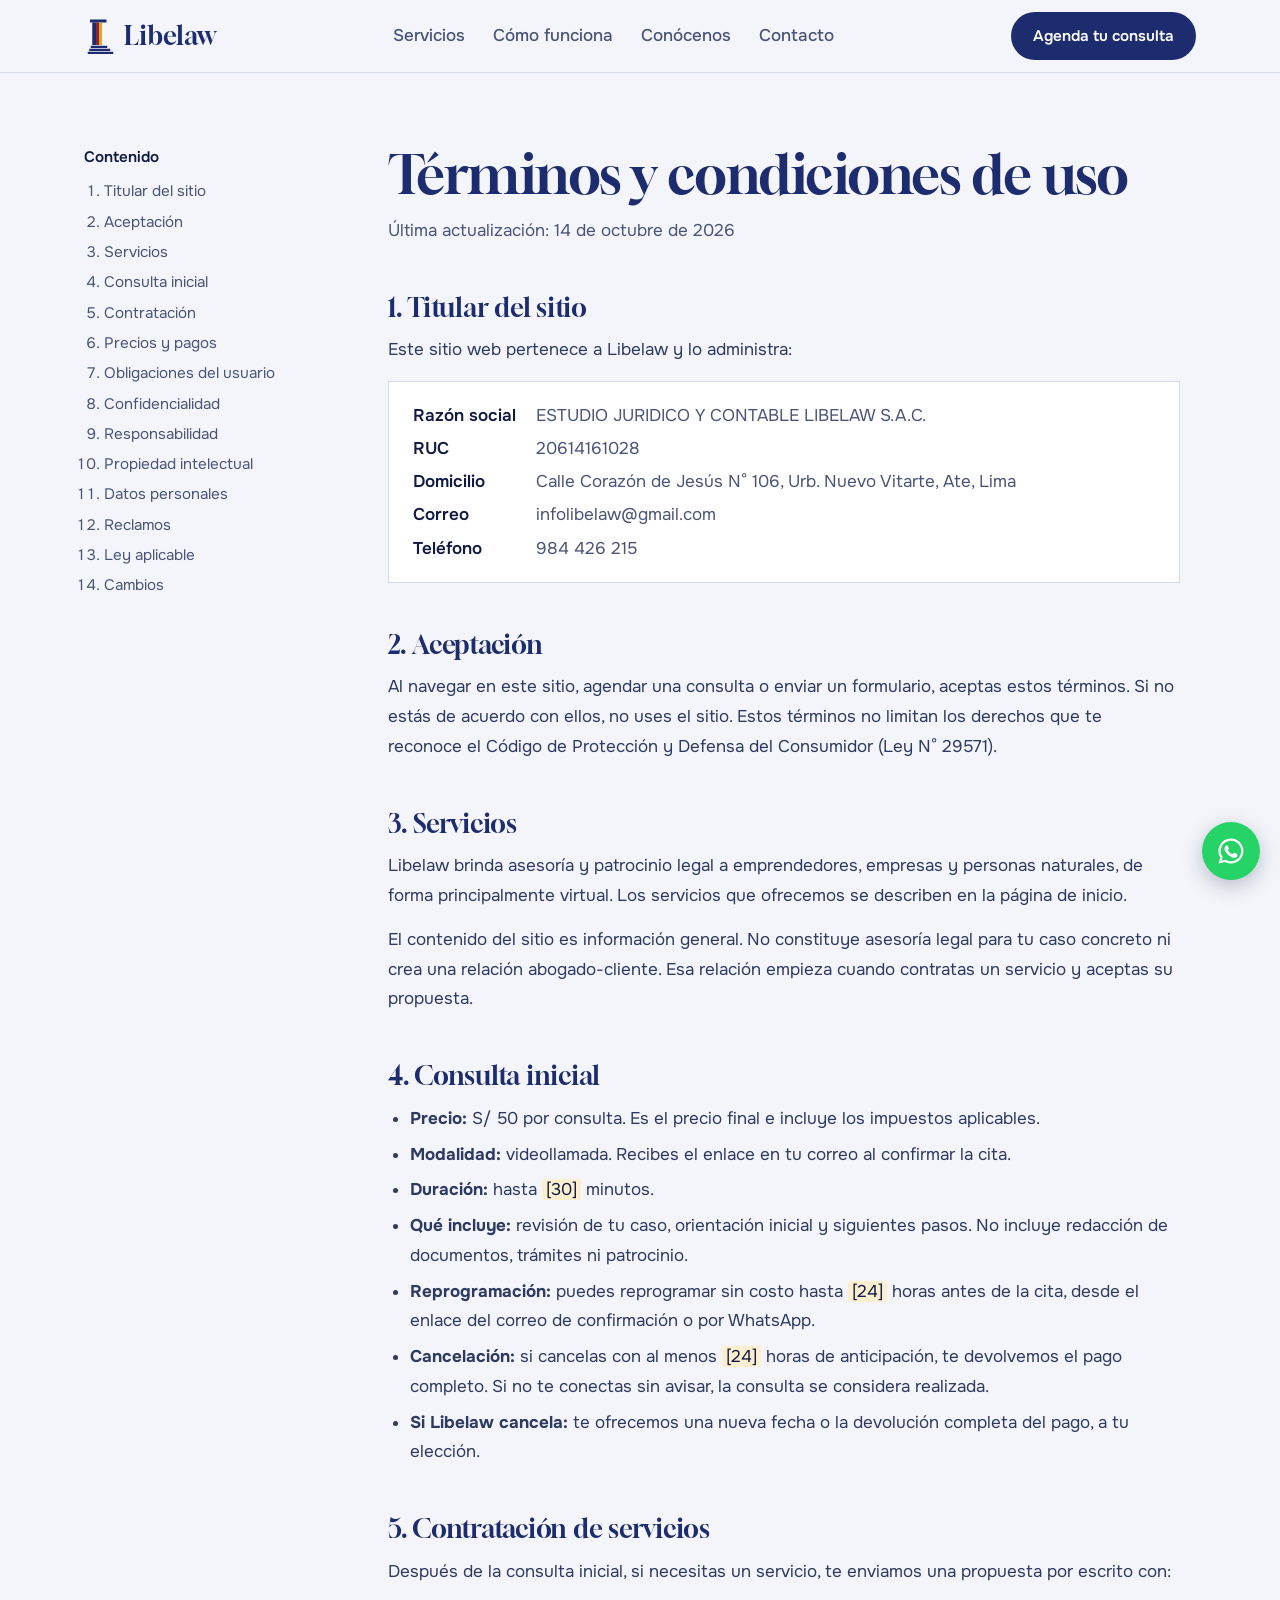
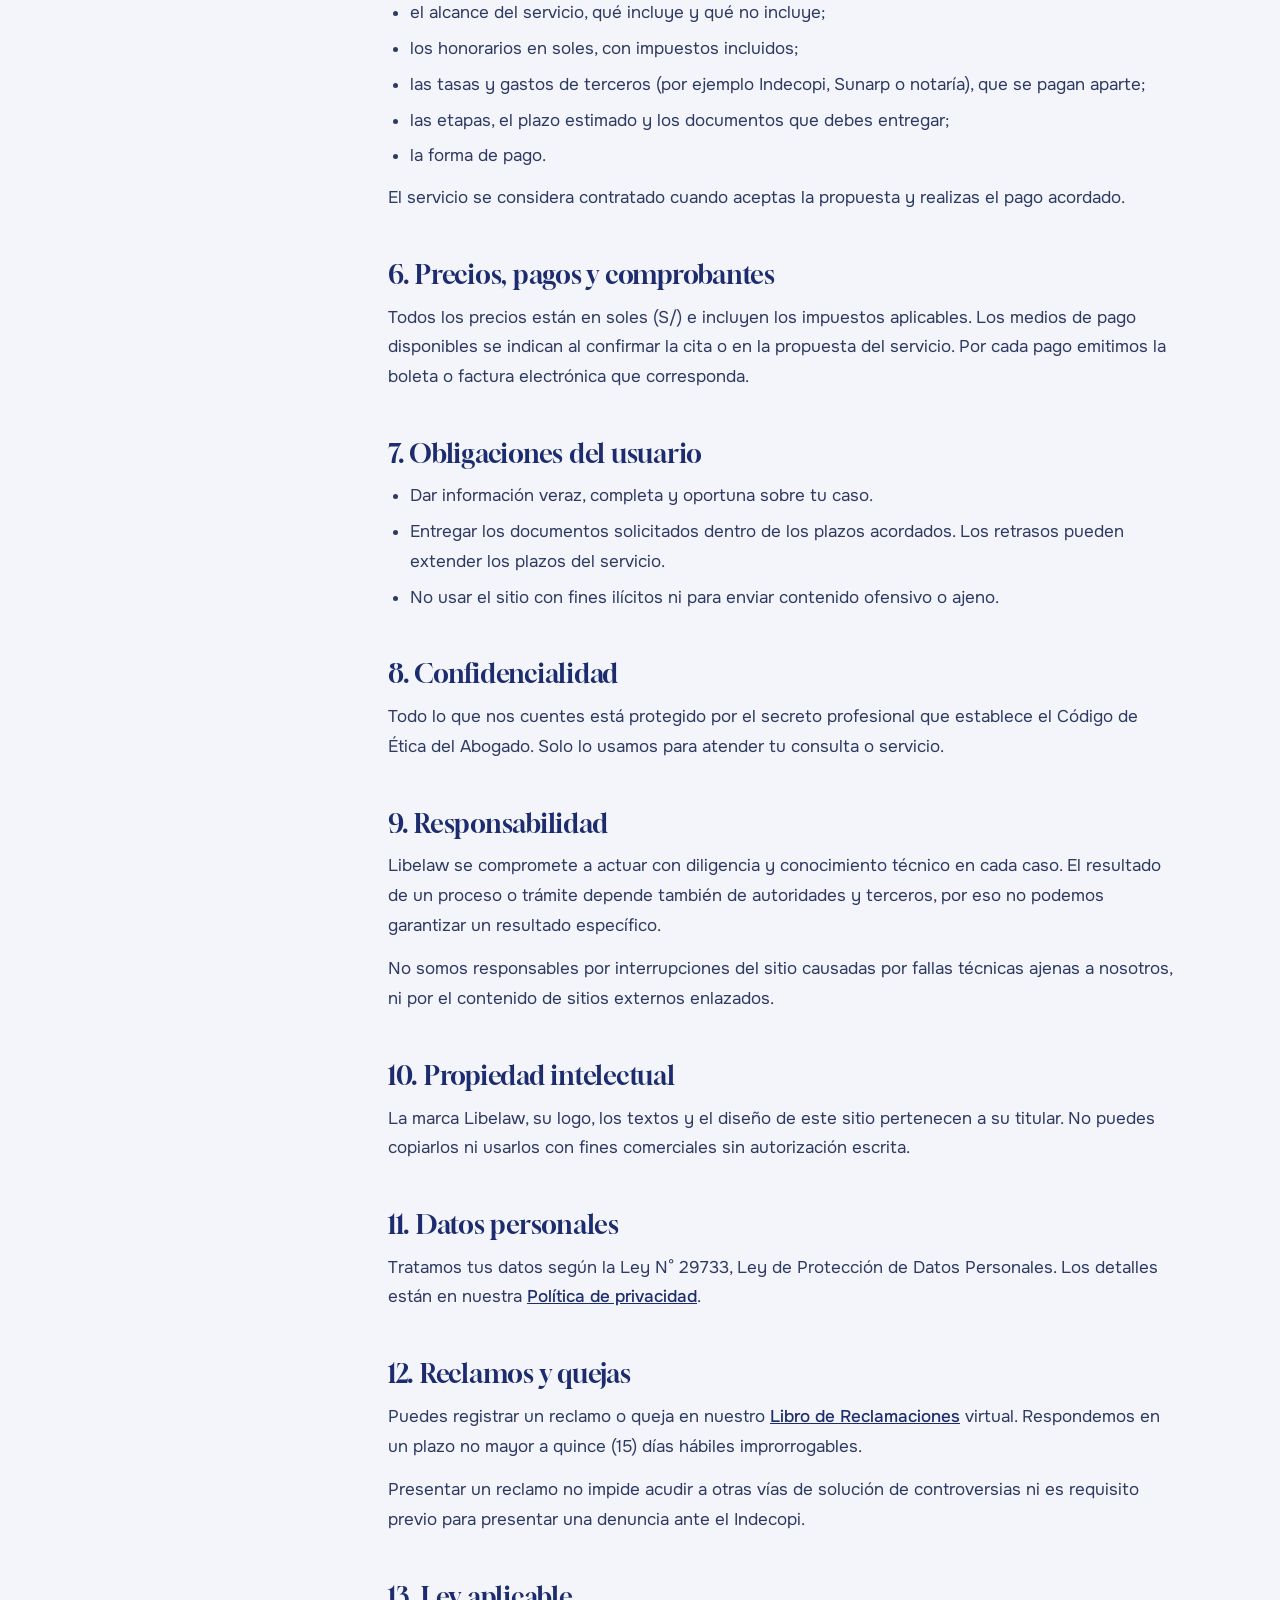
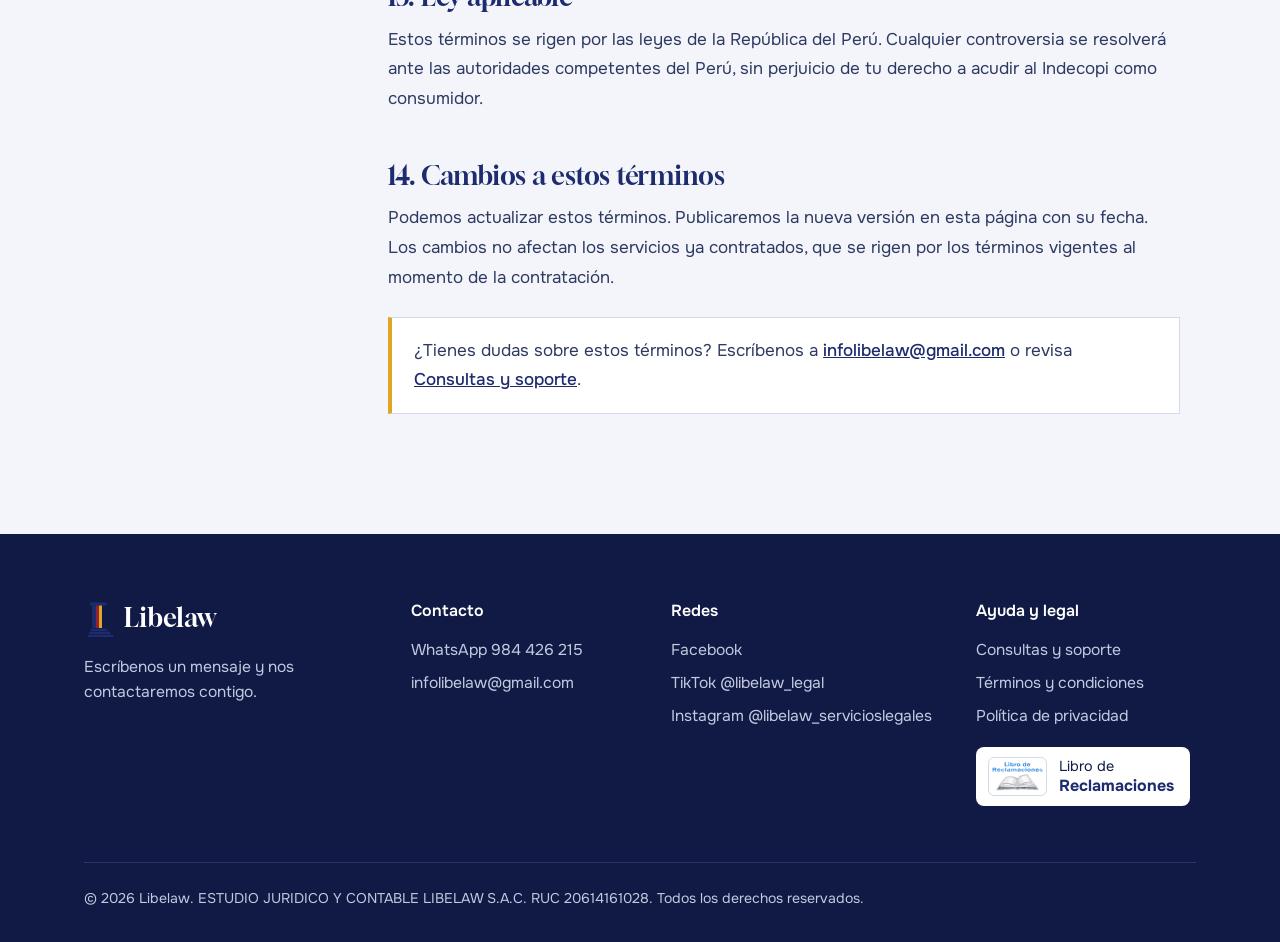
<file: terminos.html>
<!doctype html>
<html lang="es">
<head>
<meta charset="utf-8">
<meta name="viewport" content="width=device-width, initial-scale=1">
<title>Términos y condiciones | Libelaw</title>
<meta name="description" content="Términos y condiciones de uso del sitio web y de los servicios de asesoría legal de Libelaw.">
<link rel="icon" href="data:image/svg+xml,%3Csvg xmlns='http://www.w3.org/2000/svg' viewBox='0 0 32 32'%3E%3Crect x='9' y='3' width='4' height='22' fill='%231D2C6E'/%3E%3Crect x='13' y='3' width='3' height='22' fill='%238E2333'/%3E%3Crect x='16' y='3' width='3' height='22' fill='%23E0A526'/%3E%3Crect x='7' y='25' width='16' height='2' fill='%231D2C6E'/%3E%3Crect x='7' y='28' width='20' height='2' fill='%231D2C6E'/%3E%3C/svg%3E">
<link rel="preconnect" href="https://fonts.googleapis.com">
<link rel="preconnect" href="https://fonts.gstatic.com" crossorigin>
<link href="https://fonts.googleapis.com/css2?family=Gloock&family=Onest:wght@400;500;600;700&display=swap" rel="stylesheet">
<link rel="stylesheet" href="styles.css">
</head>
<body>
<svg width="0" height="0" style="position:absolute" aria-hidden="true">
  <symbol id="logo" viewBox="0 0 40 48">
    <rect x="8" y="2" width="22" height="4" fill="#1D2C6E"/>
    <rect x="11" y="6" width="5" height="30" fill="#1D2C6E"/>
    <rect x="16" y="6" width="4" height="30" fill="#8E2333"/>
    <rect x="20" y="6" width="4" height="30" fill="#E0A526"/>
    <rect x="9" y="37" width="22" height="3" fill="#1D2C6E"/>
    <rect x="7" y="41" width="28" height="3" fill="#1D2C6E"/>
    <rect x="5" y="45" width="34" height="3" fill="#1D2C6E"/>
  </symbol>
</svg>

<header class="nav">
  <div class="wrap">
    <a class="brand" href="index.html" aria-label="Libelaw, inicio">
      <svg width="30" height="36" aria-hidden="true"><use href="#logo"/></svg>Libelaw
    </a>
    <nav aria-label="Secciones">
      <ul id="menu">
        <li><a href="index.html#servicios">Servicios</a></li>
        <li><a href="index.html#como-funciona">Cómo funciona</a></li>
        <li><a href="index.html#fundadora">Conócenos</a></li>
        <li><a href="contacto.html">Contacto</a></li>
      </ul>
    </nav>
    <a class="btn btn-primary" data-booking href="index.html#agenda">Agenda<span class="sm-hide">tu consulta</span></a>
    <button class="menu-btn" type="button" aria-expanded="false" aria-controls="menu" aria-label="Abrir menú"><svg class="i-open" width="26" height="26" viewBox="0 0 24 24" fill="none" stroke="currentColor" stroke-width="2" stroke-linecap="round" aria-hidden="true"><path d="M4 7h16M4 12h16M4 17h16"/></svg><svg class="i-close" width="26" height="26" viewBox="0 0 24 24" fill="none" stroke="currentColor" stroke-width="2" stroke-linecap="round" aria-hidden="true"><path d="M6 6l12 12M18 6L6 18"/></svg></button>
  </div>
</header>

<main class="doc">
  <div class="wrap">
    <nav class="doc-nav" aria-label="Contenido">
      <p>Contenido</p>
      <ol>
        <li><a href="#titular">Titular del sitio</a></li>
        <li><a href="#aceptacion">Aceptación</a></li>
        <li><a href="#servicios">Servicios</a></li>
        <li><a href="#consulta">Consulta inicial</a></li>
        <li><a href="#contratacion">Contratación</a></li>
        <li><a href="#pagos">Precios y pagos</a></li>
        <li><a href="#usuario">Obligaciones del usuario</a></li>
        <li><a href="#confidencialidad">Confidencialidad</a></li>
        <li><a href="#responsabilidad">Responsabilidad</a></li>
        <li><a href="#propiedad">Propiedad intelectual</a></li>
        <li><a href="#datos">Datos personales</a></li>
        <li><a href="#reclamos">Reclamos</a></li>
        <li><a href="#ley">Ley aplicable</a></li>
        <li><a href="#cambios">Cambios</a></li>
      </ol>
    </nav>

    <!-- POR VALIDAR: revisión final del texto por Dayana como abogada -->
    <article>
      <h1>Términos y condiciones de uso</h1>
      <p class="updated">Última actualización: 14 de octubre de 2026</p>

      <h2 id="titular">1. Titular del sitio</h2>
      <p>Este sitio web pertenece a Libelaw y lo administra:</p>
      <dl class="datos">
        <dt>Razón social</dt><dd>ESTUDIO JURIDICO Y CONTABLE LIBELAW S.A.C.</dd>
        <dt>RUC</dt><dd>20614161028</dd>
        <dt>Domicilio</dt><dd>Calle Corazón de Jesús N° 106, Urb. Nuevo Vitarte, Ate, Lima</dd>
        <dt>Correo</dt><dd>infolibelaw@gmail.com</dd>
        <dt>Teléfono</dt><dd>984 426 215</dd>
      </dl>

      <h2 id="aceptacion">2. Aceptación</h2>
      <p>Al navegar en este sitio, agendar una consulta o enviar un formulario, aceptas estos términos. Si no estás de acuerdo con ellos, no uses el sitio. Estos términos no limitan los derechos que te reconoce el Código de Protección y Defensa del Consumidor (Ley N° 29571).</p>

      <h2 id="servicios">3. Servicios</h2>
      <p>Libelaw brinda asesoría y patrocinio legal a emprendedores, empresas y personas naturales, de forma principalmente virtual. Los servicios que ofrecemos se describen en la página de inicio.</p>
      <p>El contenido del sitio es información general. No constituye asesoría legal para tu caso concreto ni crea una relación abogado-cliente. Esa relación empieza cuando contratas un servicio y aceptas su propuesta.</p>

      <h2 id="consulta">4. Consulta inicial</h2>
      <!-- POR VALIDAR: precio, duración y políticas de reprogramación y reembolso -->
      <ul>
        <li><strong>Precio:</strong> S/ 50 por consulta. Es el precio final e incluye los impuestos aplicables.</li>
        <li><strong>Modalidad:</strong> videollamada. Recibes el enlace en tu correo al confirmar la cita.</li>
        <li><strong>Duración:</strong> hasta <span class="pending">[30]</span> minutos.</li>
        <li><strong>Qué incluye:</strong> revisión de tu caso, orientación inicial y siguientes pasos. No incluye redacción de documentos, trámites ni patrocinio.</li>
        <li><strong>Reprogramación:</strong> puedes reprogramar sin costo hasta <span class="pending">[24]</span> horas antes de la cita, desde el enlace del correo de confirmación o por WhatsApp.</li>
        <li><strong>Cancelación:</strong> si cancelas con al menos <span class="pending">[24]</span> horas de anticipación, te devolvemos el pago completo. Si no te conectas sin avisar, la consulta se considera realizada.</li>
        <li><strong>Si Libelaw cancela:</strong> te ofrecemos una nueva fecha o la devolución completa del pago, a tu elección.</li>
      </ul>

      <h2 id="contratacion">5. Contratación de servicios</h2>
      <p>Después de la consulta inicial, si necesitas un servicio, te enviamos una propuesta por escrito con:</p>
      <ul>
        <li>el alcance del servicio, qué incluye y qué no incluye;</li>
        <li>los honorarios en soles, con impuestos incluidos;</li>
        <li>las tasas y gastos de terceros (por ejemplo Indecopi, Sunarp o notaría), que se pagan aparte;</li>
        <li>las etapas, el plazo estimado y los documentos que debes entregar;</li>
        <li>la forma de pago.</li>
      </ul>
      <p>El servicio se considera contratado cuando aceptas la propuesta y realizas el pago acordado.</p>

      <h2 id="pagos">6. Precios, pagos y comprobantes</h2>
      <!-- POR VALIDAR: medios de pago y emisión de comprobantes -->
      <p>Todos los precios están en soles (S/) e incluyen los impuestos aplicables. Los medios de pago disponibles se indican al confirmar la cita o en la propuesta del servicio. Por cada pago emitimos la boleta o factura electrónica que corresponda.</p>

      <h2 id="usuario">7. Obligaciones del usuario</h2>
      <ul>
        <li>Dar información veraz, completa y oportuna sobre tu caso.</li>
        <li>Entregar los documentos solicitados dentro de los plazos acordados. Los retrasos pueden extender los plazos del servicio.</li>
        <li>No usar el sitio con fines ilícitos ni para enviar contenido ofensivo o ajeno.</li>
      </ul>

      <h2 id="confidencialidad">8. Confidencialidad</h2>
      <p>Todo lo que nos cuentes está protegido por el secreto profesional que establece el Código de Ética del Abogado. Solo lo usamos para atender tu consulta o servicio.</p>

      <h2 id="responsabilidad">9. Responsabilidad</h2>
      <p>Libelaw se compromete a actuar con diligencia y conocimiento técnico en cada caso. El resultado de un proceso o trámite depende también de autoridades y terceros, por eso no podemos garantizar un resultado específico.</p>
      <p>No somos responsables por interrupciones del sitio causadas por fallas técnicas ajenas a nosotros, ni por el contenido de sitios externos enlazados.</p>

      <h2 id="propiedad">10. Propiedad intelectual</h2>
      <p>La marca Libelaw, su logo, los textos y el diseño de este sitio pertenecen a su titular. No puedes copiarlos ni usarlos con fines comerciales sin autorización escrita.</p>

      <h2 id="datos">11. Datos personales</h2>
      <p>Tratamos tus datos según la Ley N° 29733, Ley de Protección de Datos Personales. Los detalles están en nuestra <a href="privacidad.html">Política de privacidad</a>.</p>

      <h2 id="reclamos">12. Reclamos y quejas</h2>
      <p>Puedes registrar un reclamo o queja en nuestro <a href="libro-reclamaciones.html">Libro de Reclamaciones</a> virtual. Respondemos en un plazo no mayor a quince (15) días hábiles improrrogables.</p>
      <p>Presentar un reclamo no impide acudir a otras vías de solución de controversias ni es requisito previo para presentar una denuncia ante el Indecopi.</p>

      <h2 id="ley">13. Ley aplicable</h2>
      <p>Estos términos se rigen por las leyes de la República del Perú. Cualquier controversia se resolverá ante las autoridades competentes del Perú, sin perjuicio de tu derecho a acudir al Indecopi como consumidor.</p>

      <h2 id="cambios">14. Cambios a estos términos</h2>
      <p>Podemos actualizar estos términos. Publicaremos la nueva versión en esta página con su fecha. Los cambios no afectan los servicios ya contratados, que se rigen por los términos vigentes al momento de la contratación.</p>

      <div class="note"><p>¿Tienes dudas sobre estos términos? Escríbenos a <a href="mailto:infolibelaw@gmail.com">infolibelaw@gmail.com</a> o revisa <a href="soporte.html">Consultas y soporte</a>.</p></div>
    </article>
  </div>
</main>

<footer>
  <div class="wrap">
    <div>
      <a class="brand" href="index.html"><svg width="30" height="36" aria-hidden="true"><use href="#logo"/></svg>Libelaw</a>
      <p class="m-hide"><a href="contacto.html">Escríbenos un mensaje</a> y nos contactaremos contigo.</p>
    </div>
    <div>
      <h4>Contacto</h4>
      <ul>
        <li><a href="https://wa.me/51984426215" target="_blank" rel="noopener">WhatsApp 984 426 215</a></li>
        <li><a href="mailto:infolibelaw@gmail.com">infolibelaw@gmail.com</a></li>
      </ul>
    </div>
    <div>
      <h4>Redes</h4>
      <ul>
        <!-- POR VALIDAR: URL exacta de Facebook -->
        <li><a href="https://www.facebook.com/libelaw" target="_blank" rel="noopener">Facebook</a></li>
        <li><a href="https://www.tiktok.com/@libelaw_legal" target="_blank" rel="noopener">TikTok<span class="sm-hide"> @libelaw_legal</span></a></li>
        <li><a href="https://www.instagram.com/libelaw_servicioslegales" target="_blank" rel="noopener">Instagram<span class="sm-hide"> @libelaw_servicioslegales</span></a></li>
      </ul>
    </div>
    <div>
      <h4>Ayuda y legal</h4>
      <ul>
        <li><a href="soporte.html">Consultas y soporte</a></li>
        <li><a href="terminos.html">Términos y condiciones</a></li>
        <li><a href="privacidad.html">Política de privacidad</a></li>
      </ul>
      <a class="lr" href="libro-reclamaciones.html">
        <img src="libro-reclamaciones.svg" alt="" width="59" height="39">
        <span>Libro de<br><b>Reclamaciones</b></span>
      </a>
    </div>
    <p class="legal">© 2026 Libelaw. ESTUDIO JURIDICO Y CONTABLE LIBELAW S.A.C. RUC 20614161028. Todos los derechos reservados.</p>
  </div>
</footer>

<a class="wa" href="https://wa.me/51984426215?text=Hola%20Libelaw" target="_blank" rel="noopener" aria-label="Escríbenos por WhatsApp">
  <svg width="30" height="30" viewBox="0 0 24 24" fill="#fff" aria-hidden="true"><path d="M12 2a10 10 0 0 0-8.6 15.1L2 22l5-1.3A10 10 0 1 0 12 2Zm0 18.2a8.2 8.2 0 0 1-4.2-1.1l-.3-.2-3 .8.8-2.9-.2-.3A8.2 8.2 0 1 1 12 20.2Zm4.5-6.1c-.2-.1-1.5-.7-1.7-.8-.2-.1-.4-.1-.6.1l-.8 1c-.1.2-.3.2-.5.1a6.7 6.7 0 0 1-3.3-2.9c-.3-.4.2-.4.7-1.4.1-.2 0-.3 0-.4l-.8-1.8c-.2-.5-.4-.4-.6-.4h-.5c-.2 0-.4.1-.7.3-.2.3-.9.9-.9 2.2s.9 2.5 1 2.7c.1.2 1.8 2.8 4.4 3.9 1.6.7 2.3.8 3.1.6.5-.1 1.5-.6 1.7-1.2.2-.6.2-1.1.2-1.2-.1-.1-.3-.2-.6-.3Z"/></svg>
</a>

<script src="app.js"></script>
</body>
</html>
</file>
<file: styles.css>
:root{
  --navy:#1D2C6E;
  --ink:#101A44;
  --granate:#8E2333;
  --mostaza:#E0A526;
  --paper:#F3F5FA;
  --white:#FFFFFF;
  --line:#D5DAE8;
  --muted:#4A5478;
  --serif:"Gloock", Georgia, serif;
  --sans:"Onest", system-ui, sans-serif;
  --wrap:1160px;
}
*{box-sizing:border-box}
html{scroll-behavior:smooth}
body{margin:0;background:var(--paper);color:var(--ink);font:400 1.0625rem/1.6 var(--sans);-webkit-font-smoothing:antialiased}
img,svg{display:block}
a{color:inherit}
:focus-visible{outline:3px solid var(--mostaza);outline-offset:3px;border-radius:4px}
.wrap{max-width:var(--wrap);margin:0 auto;padding:0 24px}
h1,h2,h3{font-family:var(--serif);font-weight:400;line-height:1.08;margin:0;letter-spacing:-.01em}
h2{font-size:clamp(2rem,4.2vw,3.1rem);color:var(--navy)}
h3{font-size:1.45rem}
p{margin:0}
section{padding:96px 0}

/* Botones */
.btn{display:inline-flex;align-items:center;gap:.6em;padding:15px 26px;border-radius:999px;font-weight:600;font-size:1rem;text-decoration:none;border:2px solid transparent;transition:background .2s,color .2s,border-color .2s}
.btn-primary{background:var(--navy);color:var(--white)}
.btn-primary:hover{background:var(--ink)}
.btn-ghost{border-color:var(--navy);color:var(--navy)}
.btn-ghost:hover{background:var(--navy);color:var(--white)}
.btn-gold{background:var(--mostaza);color:var(--ink)}
.btn-gold:hover{background:#F0B83A}
.price{font-family:var(--serif);font-weight:400;font-size:1.15em;padding-left:.6em;border-left:1px solid currentColor}

/* Navegación */
.nav{position:sticky;top:0;z-index:10;background:rgba(243,245,250,.92);backdrop-filter:blur(8px);border-bottom:1px solid var(--line)}
.nav .wrap{display:flex;align-items:center;justify-content:space-between;height:72px;gap:24px}
.brand{display:flex;align-items:center;gap:10px;text-decoration:none;font-family:var(--serif);font-size:1.6rem;color:var(--navy)}
.nav ul{display:flex;gap:28px;list-style:none;margin:0;padding:0}
.nav ul a{text-decoration:none;font-weight:500;color:var(--muted)}
.nav ul a:hover{color:var(--navy)}
.nav .btn{padding:10px 20px;font-size:.95rem}

/* Hero */
.hero{padding:72px 0 0;overflow:hidden}
.hero .wrap{display:grid;grid-template-columns:1.25fr .75fr;gap:48px;align-items:end}
.hero-kicker{font-weight:600;color:var(--granate);margin-bottom:20px}
.hero h1{font-size:clamp(3rem,7.4vw,6.2rem);color:var(--navy);line-height:.98}
.hero h1 span{display:block;color:var(--ink)}
.hero-lead{font-size:1.25rem;color:var(--muted);max-width:34ch;margin:28px 0 36px}
.hero-ctas{display:flex;flex-wrap:wrap;gap:14px;padding-bottom:96px}
.column{width:100%;max-width:340px;justify-self:end}
.column .bar{transform-box:fill-box;transform-origin:bottom;animation:rise 1.1s cubic-bezier(.2,.8,.2,1) both}
.column .bar:nth-child(2){animation-delay:.15s}
.column .bar:nth-child(3){animation-delay:.3s}
@keyframes rise{from{transform:scaleY(0)}to{transform:scaleY(1)}}

/* Problema */
.problem .wrap{display:grid;grid-template-columns:1fr 1fr;gap:64px}
.problem h2{color:var(--granate)}
.problem .body p+p{margin-top:18px}
.problem .body{color:var(--muted);font-size:1.125rem;max-width:56ch}
.problem .body strong{color:var(--ink);font-weight:600}

/* Servicios */
.services{background:var(--white);border-top:1px solid var(--line);border-bottom:1px solid var(--line)}
.section-head{display:flex;justify-content:space-between;align-items:end;gap:32px;margin-bottom:56px;flex-wrap:wrap}
.section-head p{max-width:46ch;color:var(--muted)}
/* Carrusel de servicios: dos filas en sentidos opuestos */
.marquee{overflow:hidden;padding:6px 0;-webkit-mask-image:linear-gradient(90deg,transparent,#000 5%,#000 95%,transparent);mask-image:linear-gradient(90deg,transparent,#000 5%,#000 95%,transparent)}
.marquee+.marquee{margin-top:24px}
.marquee-track{display:flex;gap:20px;width:max-content;animation:marquee 55s linear infinite}
.marquee.reverse .marquee-track{animation-direction:reverse}
.marquee:hover .marquee-track,.marquee:focus-within .marquee-track{animation-play-state:paused}
@keyframes marquee{to{transform:translateX(calc(-50% - 10px))}}
.svc{--fg:var(--white);flex:0 0 300px;min-height:310px;background:var(--paper);border:1px solid var(--line);border-top:6px solid var(--c);padding:28px 26px;display:flex;flex-direction:column;gap:10px}
.svc-icon{width:52px;height:52px;border-radius:50%;background:var(--c);color:var(--fg);display:grid;place-items:center;margin-bottom:6px}
.svc-icon svg{width:26px;height:26px;fill:none;stroke:currentColor;stroke-width:1.6;stroke-linecap:round;stroke-linejoin:round}
.svc h3{font-size:1.45rem;color:var(--navy)}
.svc p{color:var(--muted);font-size:.97rem}
.svc a{margin-top:auto;font-weight:600;color:var(--navy);text-underline-offset:4px}
.svc a:hover{color:var(--granate)}
.services-cta{margin-top:56px;display:flex;align-items:center;gap:20px;flex-wrap:wrap;color:var(--muted)}

/* Cómo funciona: escalera */
.steps h2{margin-bottom:16px}
.steps .intro{color:var(--muted);max-width:52ch;margin-bottom:56px}
.stairs{list-style:none;margin:0;padding:0;display:grid;grid-template-columns:repeat(3,1fr);align-items:end;counter-reset:s}
.stairs li{counter-increment:s;background:var(--navy);color:var(--white);padding:28px 28px 32px;display:flex;flex-direction:column;justify-content:flex-end}
.stairs li:nth-child(1){min-height:220px;background:var(--navy)}
.stairs li:nth-child(2){min-height:300px;background:var(--granate)}
.stairs li:nth-child(3){min-height:380px;background:var(--mostaza);color:var(--ink)}
.stairs li::before{content:counter(s);font-family:var(--serif);font-size:4.5rem;line-height:1;margin-bottom:auto;opacity:.9}
.stairs h3{margin:24px 0 8px}
.stairs p{opacity:.9;max-width:30ch}

/* Por qué */
.why{background:var(--ink);color:var(--white)}
.why h2{color:var(--white);margin-bottom:48px}
.why ul{list-style:none;margin:0;padding:0;display:grid;grid-template-columns:repeat(3,1fr);gap:40px}
.why li{border-left:3px solid var(--mostaza);padding-left:20px}
.why li b{display:block;font-family:var(--serif);font-weight:400;font-size:1.4rem;margin-bottom:8px}
.why li span{color:#C3C9E0}

/* Fundadora */
.founder .wrap{display:grid;grid-template-columns:minmax(0,.8fr) minmax(0,1.2fr);gap:64px;align-items:start}
.founder-photo{display:block;width:100%;height:auto;aspect-ratio:4/5;object-fit:cover;object-position:50% 60%;margin-bottom:32px;border-bottom:8px solid;border-image:linear-gradient(90deg,var(--navy) 0 33.3%,var(--granate) 33.3% 66.6%,var(--mostaza) 66.6%) 1}
.founder blockquote{margin:0;font-family:var(--serif);font-size:clamp(1.7rem,3vw,2.5rem);line-height:1.2;color:var(--navy)}
.founder cite{display:block;margin-top:16px;font:500 1rem var(--sans);color:var(--muted);font-style:normal}
.founder h2{font-size:clamp(1.8rem,3vw,2.4rem);margin-bottom:6px}
.founder .role{color:var(--granate);font-weight:600;margin-bottom:24px}
.founder .bio p{color:var(--muted);line-height:1.75}
.founder .bio p+p{margin-top:16px}
.brandnote{margin-top:40px;padding:28px;background:var(--white);border:1px solid var(--line);display:grid;grid-template-columns:auto 1fr;gap:24px;align-items:center}
.swatches{display:flex}
.swatches i{width:22px;height:72px;background:var(--c)}
.brandnote p{color:var(--muted);font-size:.98rem}

/* Agenda */
.book{background:var(--navy);color:var(--white);text-align:left}
.book .wrap{display:grid;grid-template-columns:1.2fr .8fr;gap:56px;align-items:center}
.book h2{color:var(--white);margin-bottom:20px}
.book p{color:#C9D0EA;max-width:48ch}
.book-card{background:var(--white);color:var(--ink);padding:36px}
.book-card .amount{font-family:var(--serif);font-size:3.6rem;line-height:1;color:var(--navy)}
.book-card .amount small{font-family:var(--sans);font-size:1rem;color:var(--muted);margin-left:6px}
.book-card ul{margin:20px 0 28px;padding-left:20px;color:var(--muted)}
.book-card li+li{margin-top:6px}
.book-card .btn{width:100%;justify-content:center}
.book-card .alt{display:block;text-align:center;margin-top:14px;font-weight:500;color:var(--navy)}

/* FAQ */
.faq .wrap{display:grid;grid-template-columns:.8fr 1.2fr;gap:64px}
.faq details,.doc details{border-bottom:1px solid var(--line);padding:20px 0}
.faq summary,.doc summary{cursor:pointer;font-weight:600;font-size:1.1rem;list-style:none;display:flex;justify-content:space-between;gap:16px}
.faq summary::-webkit-details-marker,.doc summary::-webkit-details-marker{display:none}
.faq summary::after,.doc summary::after{content:"";flex:none;width:10px;height:10px;margin:6px 4px 0 0;border-right:2.5px solid var(--granate);border-bottom:2.5px solid var(--granate);transform:rotate(45deg);transition:transform .2s}
.faq details[open] summary::after,.doc details[open] summary::after{transform:rotate(-135deg);margin-top:12px}
.faq details p,.doc details p{margin-top:12px;color:var(--muted);max-width:60ch}

/* Footer */
footer{background:var(--ink);color:#C3C9E0;padding:64px 0 32px;font-size:.98rem}
footer .wrap{display:grid;grid-template-columns:1.3fr 1fr 1.2fr 1fr;gap:40px}
footer .brand{color:var(--white);margin-bottom:16px}
footer h4{color:var(--white);font-weight:600;margin:0 0 14px;font-size:1rem}
footer ul{list-style:none;margin:0;padding:0}
footer li+li{margin-top:8px}
footer a{text-decoration:none}
footer a:hover{color:var(--white);text-decoration:underline}
.legal{grid-column:1/-1;border-top:1px solid #2A3566;padding-top:24px;margin-top:16px;font-size:.88rem}

/* WhatsApp flotante */
.wa{position:fixed;right:20px;bottom:20px;width:58px;height:58px;border-radius:50%;background:#25D366;display:grid;place-items:center;box-shadow:0 6px 20px rgba(16,26,68,.25);z-index:20}

@media (max-width:900px){
  section{padding:72px 0}
  .nav ul{display:none}
  .hero .wrap,.problem .wrap,.founder .wrap,.book .wrap,.faq .wrap{grid-template-columns:1fr;gap:40px}
  .column{max-width:220px;justify-self:start;order:-1}
  .hero-ctas{padding-bottom:72px}
  .svc{flex-basis:260px}
  .why ul{grid-template-columns:1fr}
  .stairs{grid-template-columns:1fr}
  .stairs li:nth-child(n){min-height:0}
  .stairs li::before{font-size:3rem;margin-bottom:0}
  footer .wrap{grid-template-columns:1fr}
}
@media (max-width:520px){
  .wrap{padding:0 16px}
  .column{max-width:104px;margin-bottom:-12px}
  .hero{padding-top:48px}
  .hero-ctas .btn,.services-cta .btn{width:100%;justify-content:center}
  .brandnote{grid-template-columns:1fr}
}
@media (prefers-reduced-motion:reduce){
  html{scroll-behavior:auto}
  .column .bar{animation:none}
  .marquee{overflow-x:auto;-webkit-mask-image:none;mask-image:none}
  .marquee-track{animation:none;padding:0 24px}
  .marquee-track>[aria-hidden]{display:none}
}

/* Página de contacto */
.contact{padding:72px 0 96px}
.contact .wrap{display:grid;grid-template-columns:minmax(0,.85fr) minmax(0,1.15fr);gap:56px;align-items:start}
.contact-intro h1{font-size:clamp(2.4rem,5vw,3.6rem);color:var(--navy);margin-bottom:16px}
.contact-intro>p{color:var(--muted);max-width:42ch;margin-bottom:36px}
.specialist{background:var(--navy);color:var(--white);padding:32px}
.specialist-head{margin-bottom:16px}
.specialist-photo{display:block;width:calc(100% + 64px);max-width:none;height:auto;aspect-ratio:4/3;object-fit:cover;object-position:50% 62%;margin:-32px -32px 24px}
.specialist .role{color:var(--mostaza);font-weight:600;font-size:.95rem}
.specialist h2{color:var(--white);font-size:1.7rem}
.specialist p{color:#C9D0EA;font-size:.98rem}
.specialist ul{list-style:none;margin:20px 0 0;padding:20px 0 0;border-top:1px solid #34448A}
.specialist li+li{margin-top:8px}
.specialist a{color:var(--white)}
.form{background:var(--white);border:1px solid var(--line);border-top:6px solid var(--granate);padding:40px}
.form h2{font-size:1.9rem;margin-bottom:6px}
.form>p{color:var(--muted);margin-bottom:28px}
.fields{display:grid;grid-template-columns:1fr 1fr;gap:20px}
.field{display:flex;flex-direction:column;gap:6px}
.field.full{grid-column:1/-1}
.field label,.field legend{font-weight:600;font-size:.95rem}
.field small{color:var(--muted);font-weight:400}
.field input:not([type=radio]):not([type=checkbox]),.field select,.field textarea{font:inherit;color:var(--ink);background:var(--paper);border:1.5px solid var(--line);border-radius:8px;padding:12px 14px;width:100%}
.field textarea{min-height:140px;resize:vertical}
.field input:focus,.field select:focus,.field textarea:focus{outline:none;border-color:var(--navy);background:var(--white)}
.field input:user-invalid,.field select:user-invalid,.field textarea:user-invalid{border-color:var(--granate)}
fieldset.field{border:0;margin:0;padding:0}
.choices{display:flex;flex-wrap:wrap;gap:10px;margin-top:4px}
.choices label{display:flex;align-items:center;gap:8px;font-weight:500;border:1.5px solid var(--line);border-radius:999px;padding:8px 16px;cursor:pointer}
.choices label:has(input:checked){border-color:var(--navy);background:#E6EAF6}
.consent{display:flex;gap:10px;align-items:flex-start;font-size:.92rem;color:var(--muted);margin:24px 0}
.consent input{margin-top:4px;width:18px;height:18px;flex:none;accent-color:var(--navy)}
.form .btn{border:0;cursor:pointer;font-family:inherit}
.hp{position:absolute;left:-9999px}
@media (max-width:900px){
  .contact .wrap{grid-template-columns:1fr}
  .fields{grid-template-columns:1fr}
  .form{padding:28px 20px}
  .form .btn{width:100%;justify-content:center}
}

/* Páginas legales y de ayuda */
.doc{padding:72px 0 96px}
.doc .wrap{display:grid;grid-template-columns:240px 1fr;gap:64px;align-items:start}
.doc-nav{position:sticky;top:96px;font-size:.95rem}
.doc-nav p{font-weight:600;margin-bottom:10px}
.doc-nav ol{margin:0;padding-left:20px;color:var(--muted)}
.doc-nav li+li{margin-top:6px}
.doc-nav a{text-decoration:none}
.doc-nav a:hover{color:var(--navy);text-decoration:underline}
.doc article{max-width:72ch}
.doc h1{font-size:clamp(2.2rem,4.6vw,3.4rem);color:var(--navy);margin-bottom:12px}
.doc .updated{color:var(--muted);margin-bottom:40px}
.doc article h2{font-size:1.6rem;margin:48px 0 14px;scroll-margin-top:96px}
.doc article h3{font-size:1.2rem;color:var(--navy);margin:28px 0 8px}
.doc article p,.doc article li{color:#2F3A63;line-height:1.75}
.doc article p+p{margin-top:14px}
.doc article ul,.doc article ol{padding-left:22px;margin:12px 0}
.doc article li+li{margin-top:6px}
.doc article a{color:var(--navy);font-weight:500}
.note{background:var(--white);border:1px solid var(--line);border-left:4px solid var(--mostaza);padding:18px 22px;margin:24px 0}
.note p{margin:0}
.datos{display:grid;grid-template-columns:auto 1fr;gap:6px 20px;background:var(--white);border:1px solid var(--line);padding:20px 24px;margin:16px 0}
.datos dt{font-weight:600}
.datos dd{margin:0;color:var(--muted)}
.pending{background:#FCEFD0;color:var(--ink);padding:0 4px;border-radius:3px}
.channels{display:grid;grid-template-columns:repeat(3,1fr);gap:20px;margin:24px 0 8px}
.channels a{display:block;background:var(--white);border:1px solid var(--line);border-top:4px solid var(--c);padding:22px;text-decoration:none}
.channels b{display:block;font-family:var(--serif);font-weight:400;font-size:1.3rem;color:var(--navy)}
.channels span{color:var(--muted);font-size:.95rem}

/* Libro de Reclamaciones */
.lr{display:inline-flex;align-items:center;gap:12px;margin-top:18px;padding:10px 16px 10px 12px;background:var(--white);color:var(--ink);border-radius:8px;font-size:.9rem;line-height:1.2;text-decoration:none}
.lr:hover{outline:2px solid var(--mostaza);text-decoration:none!important}
.lr img{flex:none;border:1px solid var(--line);border-radius:6px}
.lr b{font-size:1rem;color:var(--navy)}
.lr-title{display:flex;align-items:center;gap:14px;font-size:clamp(2rem,4vw,2.8rem);color:var(--navy);margin-bottom:6px}
.lr-title img{flex:none;border:1px solid var(--line);border-radius:8px}
.form h3{font-size:1.25rem;color:var(--navy);margin:32px 0 16px;padding-top:24px;border-top:1px solid var(--line)}
.form h3:first-of-type{border-top:0;padding-top:0;margin-top:8px}
.form .datos{margin:0 0 8px;background:var(--paper)}
.form .legend-text{font-size:.92rem;color:var(--muted);margin-top:6px}
.choices label small{display:block;font-weight:400;color:var(--muted);font-size:.85rem}
.choices.stack{flex-direction:column}
.choices.stack label{border-radius:10px;align-items:flex-start}
.choices.stack input{margin-top:5px}
[hidden]{display:none!important}

@media (max-width:900px){
  .doc .wrap{grid-template-columns:minmax(0,1fr);gap:32px}
  .doc-nav{position:static}
  .channels{grid-template-columns:1fr}
}
@media print{
  .nav,footer,.wa,.doc-nav,.no-print{display:none!important}
  body{background:#fff}
  .form{border:0;padding:0}
}

/* Interacciones (app.js) */
.menu-btn{display:none;background:none;border:0;padding:8px;color:var(--navy);cursor:pointer}
.error{color:var(--granate);font-size:.88rem;font-weight:500}
.counter{color:var(--muted);font-size:.82rem;text-align:right}
.form-alert{background:#F8E3E6;color:var(--granate);padding:14px 16px;border-radius:8px;margin-bottom:16px}
.form-alert a{color:inherit;font-weight:600}
.sent{background:var(--white);border:1px solid var(--line);border-top:6px solid var(--mostaza);padding:48px 40px}
.sent h2{font-size:2.2rem;color:var(--navy);margin-bottom:12px}
.sent p{color:var(--muted);margin-bottom:28px;max-width:52ch}
.sent:focus{outline:none}
.choices label:has(input[aria-invalid]){border-color:var(--granate)}
@media (max-width:900px){
  .menu-btn{display:block;order:3}
  .nav .wrap{position:relative}
  .nav .brand{margin-right:auto}
  .nav.open ul{display:flex;flex-direction:column;gap:0;position:absolute;top:72px;left:0;right:0;background:var(--paper);border-bottom:1px solid var(--line);padding:8px 24px 16px}
  .nav.open ul a{display:block;padding:12px 0;font-size:1.1rem;color:var(--navy)}
}
.nav .btn{white-space:nowrap;gap:.28em}
@media (max-width:520px){
  .nav .wrap{gap:12px}
  .nav .btn{padding:9px 18px;font-size:.95rem}
  .sm-hide{display:none}
}
.consent.full{grid-column:1/-1}
.faq summary:hover,.doc summary:hover{color:var(--navy)}
.faq .wrap>div:first-child{align-self:start;position:sticky;top:96px}
.faq-more{color:var(--muted);margin-top:16px;max-width:32ch}
.faq-more a{color:var(--navy);font-weight:600}
@media (max-width:900px){.faq .wrap>div:first-child{position:static}}
@media (prefers-reduced-motion:reduce){.faq summary::after,.doc summary::after{transition:none}}

/* ===== Versión móvil ===== */
/* Cabecera sólida: backdrop-filter rompe el menú desplegable en iPhone */
.nav{background:var(--paper);-webkit-backdrop-filter:none;backdrop-filter:none}
.menu-btn{touch-action:manipulation;-webkit-tap-highlight-color:transparent;line-height:0;min-width:44px;min-height:44px}
.menu-btn .i-close,.menu-btn[aria-expanded="true"] .i-open{display:none}
.menu-btn[aria-expanded="true"] .i-close{display:block}
body:has(.nav.open) .wa{display:none}
section[id]{scroll-margin-top:72px}
.swipe-hint{display:none}

/* Separación clara entre secciones: fondos alternos y franja de marca sobre cada título */
.problem,.steps,.faq{background:var(--white)}
.services{background:var(--paper)}
.svc{background:var(--white)}
section h2::before{content:"";display:block;width:48px;height:5px;margin-bottom:18px;background:linear-gradient(90deg,var(--navy) 0 33.3%,var(--granate) 33.3% 66.6%,var(--mostaza) 66.6%)}
.book h2::before,.why h2::before{background:linear-gradient(90deg,#fff 0 33.3%,#D9566A 33.3% 66.6%,var(--mostaza) 66.6%)}

@media (max-width:900px){
  .nav.open ul{position:fixed;top:72px;left:0;right:0;bottom:0;display:flex;flex-direction:column;background:var(--navy);padding:8px 24px 32px;overflow-y:auto;box-shadow:0 16px 32px rgba(16,26,68,.3);border:0}
  .nav.open ul a{display:block;color:var(--white);font-family:var(--serif);font-size:1.5rem;padding:18px 0;border-bottom:1px solid #34448A}
  .nav.open ul a:hover{color:var(--mostaza)}
}

@media (max-width:700px){
  body{font-size:1rem}
  section{padding:52px 0}
  h2{font-size:1.85rem}
  section h2::before{margin-bottom:14px}
  .m-hide{display:none}

  .hero{padding-top:36px}
  .hero-kicker{margin-bottom:12px;font-size:.95rem}
  .hero h1{font-size:2.6rem}
  .hero-lead{font-size:1.05rem;margin:18px 0 24px}
  .hero-ctas{gap:10px;padding-bottom:44px}

  .problem .wrap,.faq .wrap,.founder .wrap,.book .wrap{gap:18px}
  .problem .body{font-size:1rem}
  .problem .body p+p{margin-top:12px}

  /* Servicios: se deslizan con el dedo, sin movimiento automático */
  .section-head{margin-bottom:8px}
  .swipe-hint{display:block;color:var(--muted);font-size:.9rem;margin-bottom:14px}
  .marquee{overflow-x:auto;scroll-snap-type:x mandatory;-webkit-mask-image:none;mask-image:none;scrollbar-width:none;padding:2px 0 6px}
  .marquee::-webkit-scrollbar{display:none}
  .marquee-track{animation:none!important;padding:0 16px;gap:12px}
  .marquee-track>[aria-hidden]{display:none}
  .marquee+.marquee{margin-top:12px}
  .svc{flex-basis:78vw;min-height:0;padding:20px;gap:6px;scroll-snap-align:center}
  .svc-icon{width:42px;height:42px;margin-bottom:4px}
  .svc-icon svg{width:22px;height:22px}
  .svc h3{font-size:1.3rem}
  .svc a{padding-top:8px}
  .services-cta{margin-top:24px;gap:10px;font-size:.95rem}

  /* Pasos: compactos, número a la izquierda */
  .steps h2{margin-bottom:10px}
  .steps .intro{margin-bottom:20px}
  .stairs li{display:grid;grid-template-columns:auto 1fr;column-gap:16px;align-items:start;padding:18px 20px}
  .stairs li::before{grid-row:span 2;font-size:2.4rem}
  .stairs h3{margin:2px 0 4px;font-size:1.25rem}

  .why h2{margin-bottom:24px}
  .why ul{gap:18px}
  .why li{padding-left:16px}
  .why li b{font-size:1.2rem;margin-bottom:4px}

  .founder-photo{aspect-ratio:1/1;margin-bottom:18px}
  .founder blockquote{font-size:1.4rem}
  .founder cite{margin-top:10px;font-size:.9rem}
  .founder .role{margin-bottom:14px}

  .book h2{margin-bottom:12px}
  .book-card{padding:22px}
  .book-card .amount{font-size:2.6rem}
  .book-card ul{margin:14px 0 20px}

  .faq summary{font-size:1rem}
  .faq details{padding:15px 0}
  .faq-more{font-size:.92rem;margin-top:10px}

  /* Pie compacto: dos columnas y textos cortos */
  footer{padding:32px 0 92px;font-size:.9rem}
  footer .wrap{grid-template-columns:1fr 1fr;gap:22px 16px}
  footer .wrap>div:first-child,footer .wrap>div:nth-child(4){grid-column:1/-1}
  footer .brand{margin-bottom:0;font-size:1.4rem}
  footer h4{margin-bottom:8px;font-size:.92rem}
  footer li+li{margin-top:6px}
  footer .wrap>div:nth-child(4) ul{display:flex;flex-wrap:wrap;gap:6px 18px}
  footer .wrap>div:nth-child(4) li+li{margin-top:0}
  .lr{margin-top:14px;padding:8px 12px 8px 8px}
  .lr img{width:48px;height:auto}
  .legal{margin-top:0;padding-top:16px;font-size:.78rem;line-height:1.5}
  .wa{width:52px;height:52px;right:14px;bottom:14px}

  /* Páginas interiores */
  .contact,.doc{padding:36px 0 56px}
  .doc-nav{display:none}
  .doc .updated{margin-bottom:24px}
  .doc article h2{margin:36px 0 10px;font-size:1.4rem}
  .datos{grid-template-columns:1fr;gap:2px;padding:16px}
  .datos dd{margin-bottom:8px}
  .contact-intro>p{margin-bottom:20px}
  .specialist{padding:24px}
  .specialist-photo{width:calc(100% + 48px);margin:-24px -24px 18px;aspect-ratio:1/1;object-position:50% 50%}
  .lr-title{font-size:1.7rem;gap:10px}
  .lr-title img{width:60px;height:auto}
  .form .no-print .btn{width:100%;justify-content:center}
}

/* Contacto: formulario mínimo */
.contact-intro h1{margin-bottom:24px}
.contact .form h2{font-size:1.6rem}
.contact .form>p{margin-bottom:20px}
.contact .field textarea{min-height:96px}
.contact .form .consent{margin:18px 0}
@media (max-width:900px){
  .contact .wrap{gap:24px}
}
@media (max-width:700px){
  .contact-intro h1{font-size:2.2rem;margin-bottom:10px}
  /* Especialista compacta: foto redonda y nombre */
  .specialist{display:grid;grid-template-columns:64px 1fr;gap:14px;align-items:center;padding:14px 16px}
  .specialist-photo{width:64px;height:64px;margin:0;border-radius:50%;aspect-ratio:1/1;object-position:50% 45%}
  .specialist-head{margin:0}
  .specialist h2{font-size:1.2rem}
  .specialist>p,.specialist ul{display:none}
  .contact .form{padding:22px 18px}
}

/* Recorrido claro hacia la cita */
.hero-ctas{padding-bottom:0}
.hero-note{color:var(--muted);font-size:.95rem;margin-top:20px;padding-bottom:96px}
.steps-cta{margin-top:32px}
.btn:active{transform:scale(.97)}
.m-cta{display:none}
@media (max-width:900px){.hero-note{padding-bottom:72px}}
@media (max-width:700px){
  .hero-note{margin-top:14px;padding-bottom:40px;font-size:.9rem}
  .steps-cta .btn{width:100%;justify-content:center}
  .steps-cta{margin-top:20px}
  /* Barra inferior fija: aparece al dejar el inicio y se oculta en la sección de agenda */
  .m-cta{display:flex;gap:10px;align-items:center;position:fixed;left:0;right:0;bottom:0;z-index:15;padding:10px 16px calc(10px + env(safe-area-inset-bottom));background:var(--white);border-top:1px solid var(--line);box-shadow:0 -8px 24px rgba(16,26,68,.12);transform:translateY(110%);transition:transform .25s ease}
  .m-cta.show{transform:none}
  .m-cta .btn{flex:1;justify-content:center;padding:13px 18px}
  .m-cta-wa{flex:none;width:48px;height:48px;border-radius:50%;background:#25D366;display:grid;place-items:center}
  body:has(.m-cta) .wa{display:none}
}
@media (prefers-reduced-motion:reduce){.m-cta{transition:none}.btn:active{transform:none}}

/* Servicios: icono grande del Canva */
.svc .svc-icon{width:64px;height:64px;background:none;border-radius:0;color:var(--navy);display:block;margin-bottom:8px}
.svc h3{margin-top:4px}

/* Misión y visión */
.founder .mv{display:grid;grid-template-columns:1fr 1fr;gap:32px;margin-top:64px;align-items:stretch}
.mv>div{background:var(--white);border:1px solid var(--line);border-top:5px solid var(--navy);padding:28px 32px}
.mv>div+div{border-top-color:var(--mostaza)}
.mv h3{font-size:1.8rem;color:var(--navy);margin-bottom:12px}
.mv p{color:var(--muted);line-height:1.75}

@media (max-width:700px){
  .svc .svc-icon{width:52px;height:52px}
  .founder .mv{grid-template-columns:1fr;gap:16px;margin-top:32px}
  .mv>div{padding:20px}
  .mv h3{font-size:1.4rem}
  .mv p{font-size:.95rem;line-height:1.65}
}
</file>
